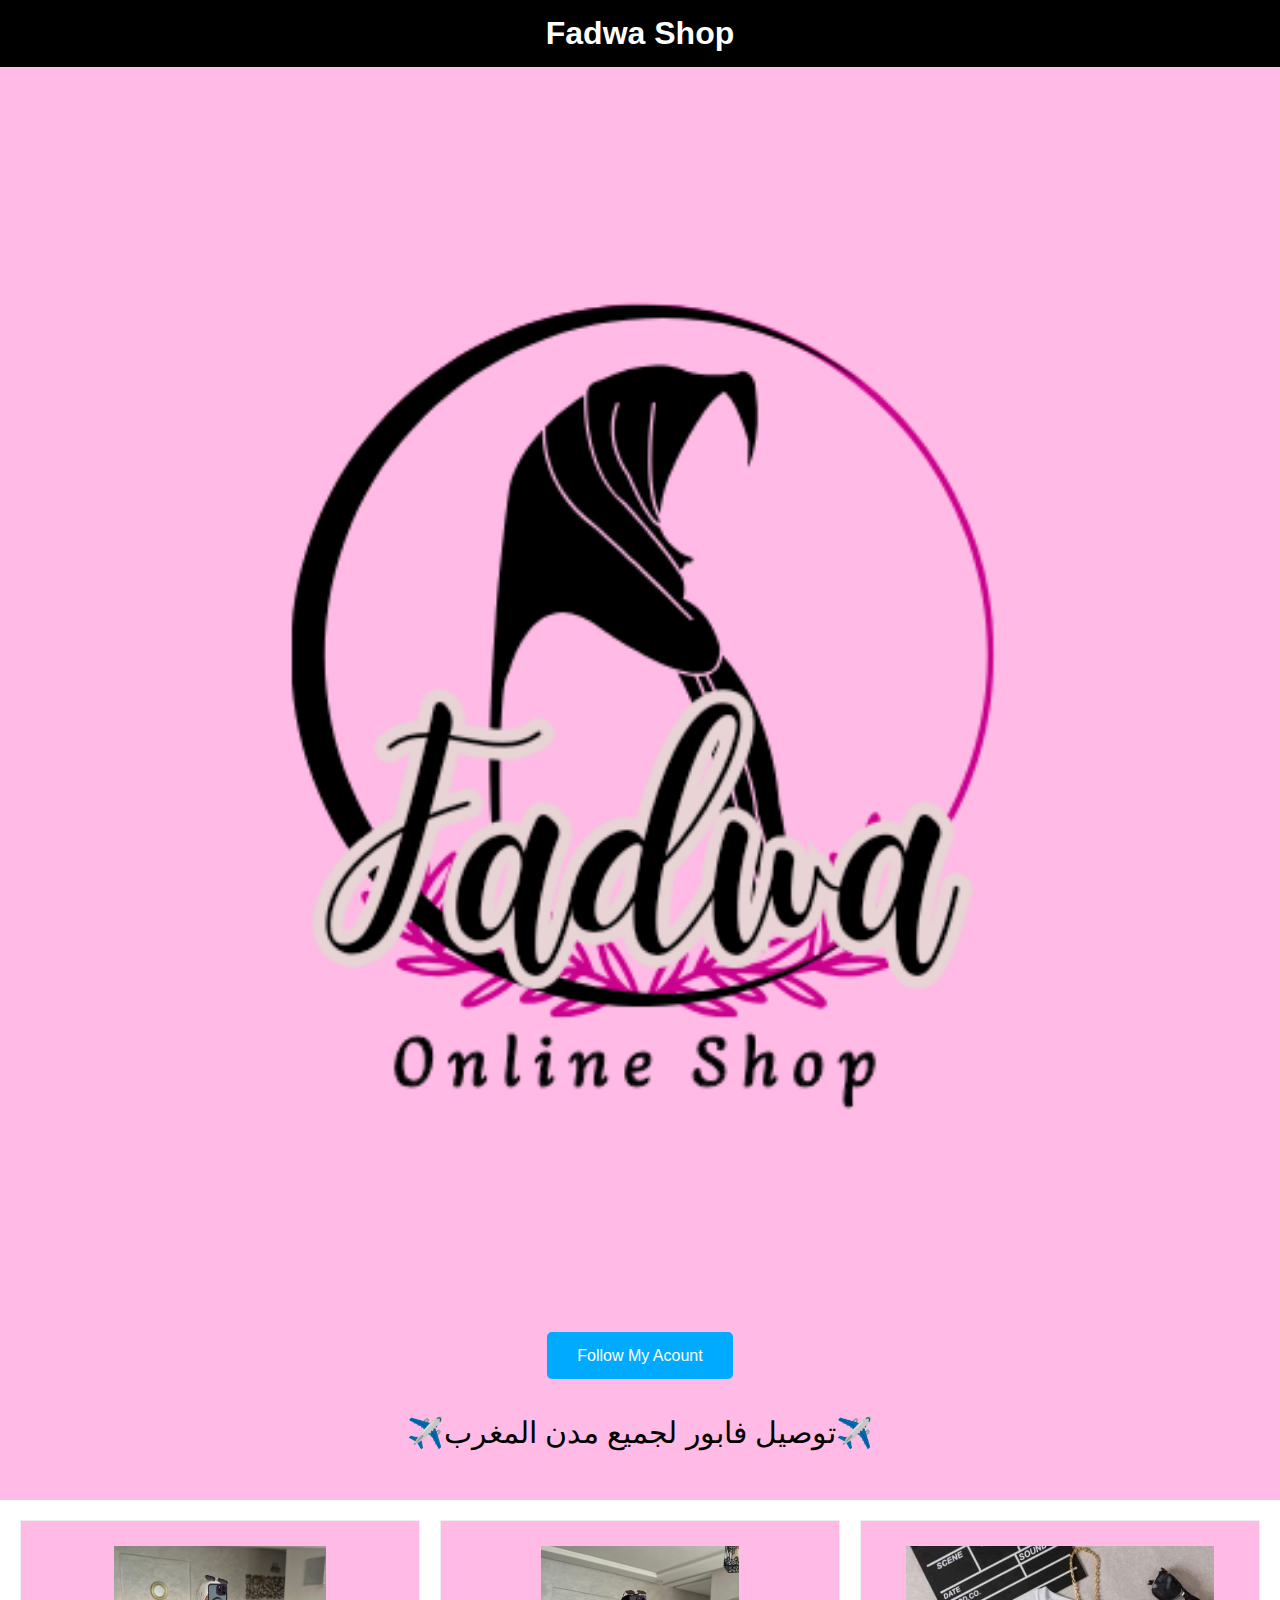
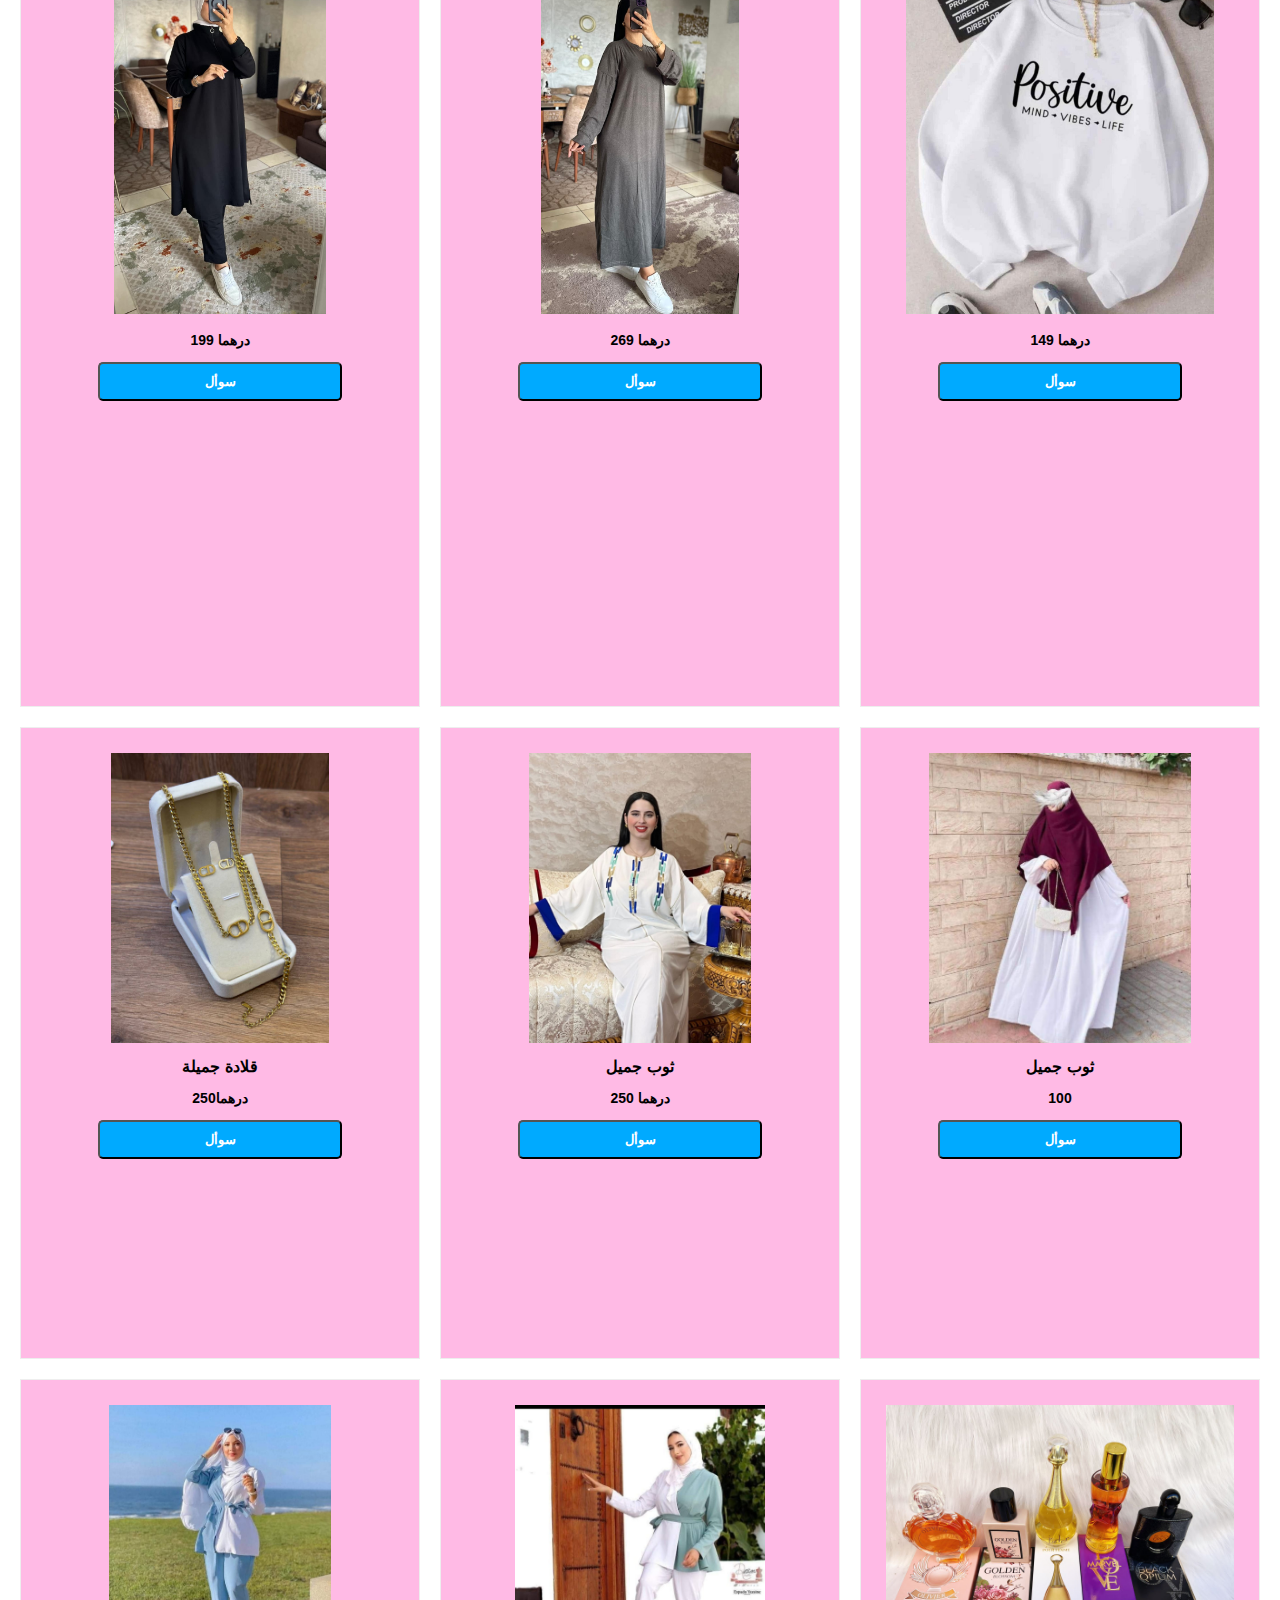
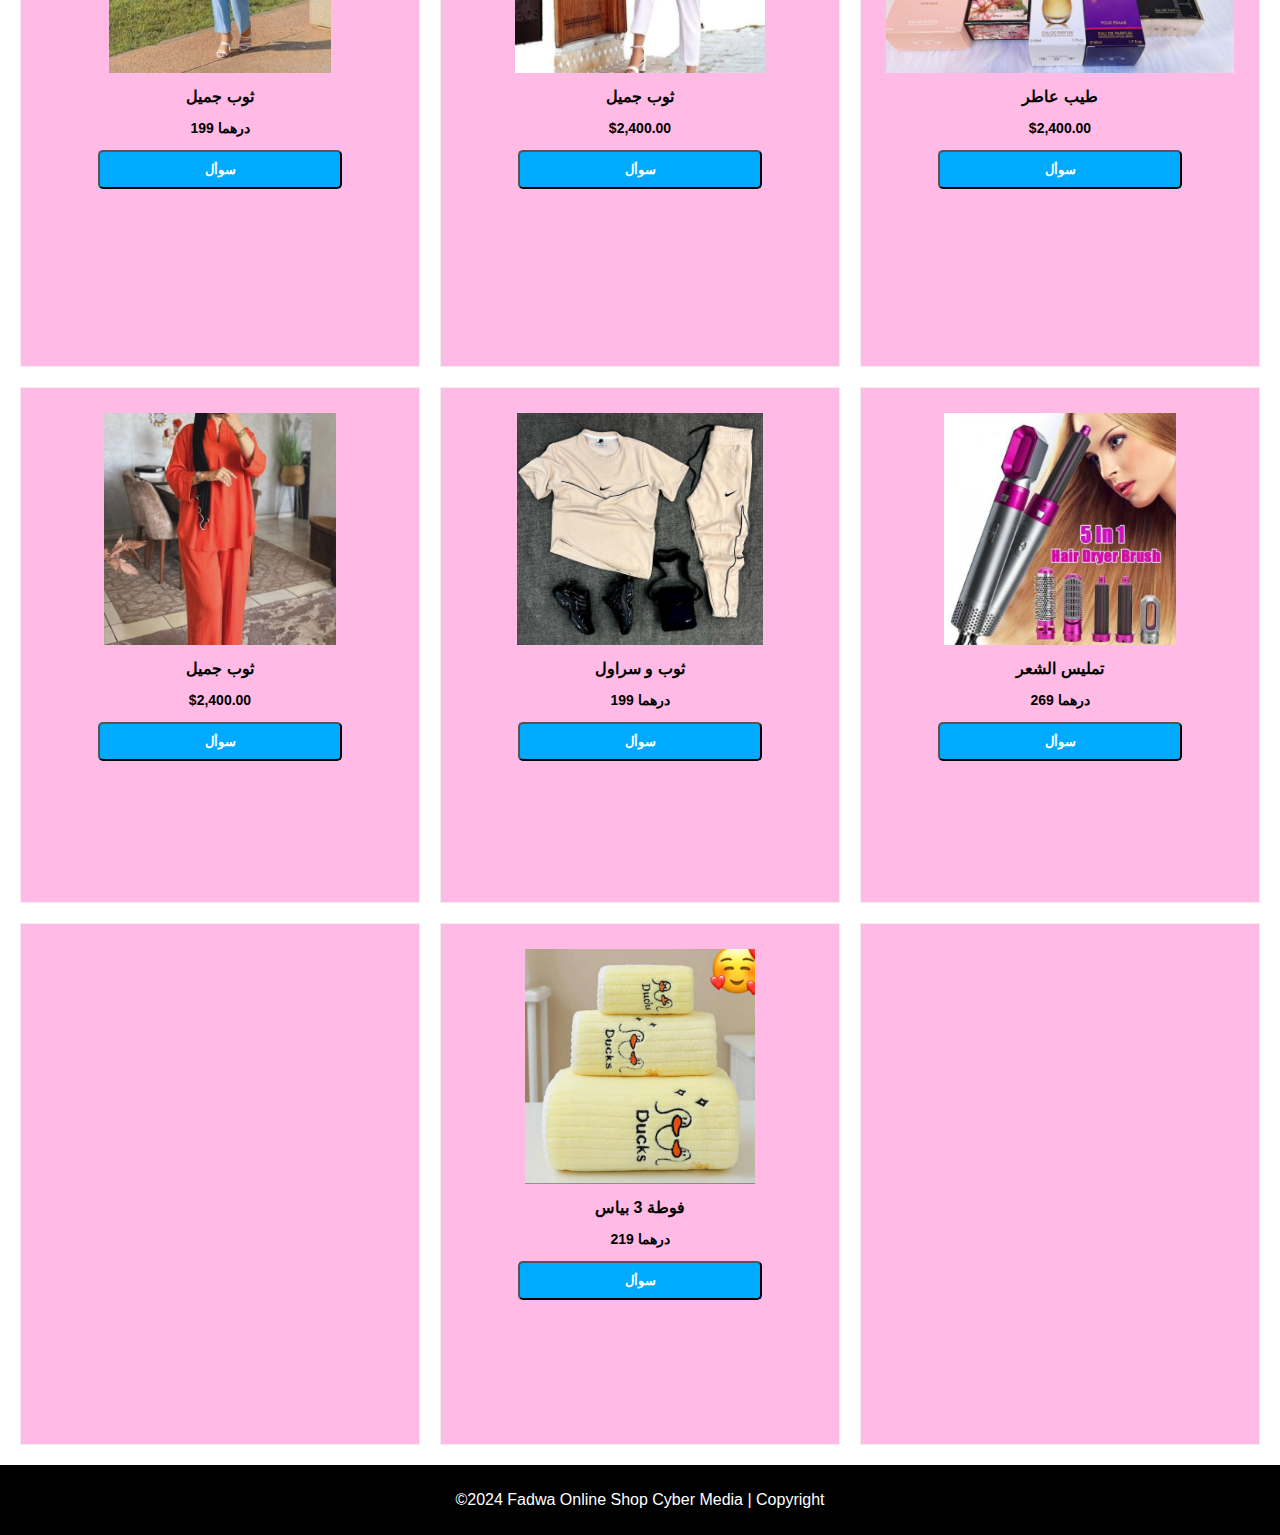
<file: index.html>
<!DOCTYPE html>
<html lang="en">
<head>
    <meta charset="UTF-8">
    <meta name="viewport" content="width=device-width, initial-scale=1.0">
    <title>Fadwa Online Shop</title>
    <link rel="stylesheet" href="style.css">
</head>
<body>

    <!-- Header -->
    <header>
        <div class="top-bar">
            <div class="logo">
                <h1>Fadwa Shop</h1>
            </div>
        </div>
    </header>
    <!-- Main Banner -->
    <section class="main-banner">
        <img src="background.png" alt="Main Banner">
       <center> <a href="media.html" class="cta-button">Follow My Acount</a>
       <p class="font">
         ✈️توصيل فابور لجميع مدن المغرب✈️
       </p>
       </center>
    </section>
    <!-- Product Section -->
    <section class="products">
        <div class="product-grid">
            <div class="product">
                <a href="picture1.html"><img src="baju2.jpg" alt="Sport Watch"></a>
                <p class="price">199 درهما</p>
               <a href="https://wa.me/212617144207?text=مرحبًا%20لقد%20رأيت%20موقع%20الويب%20الخاص%20بك%20وكنت%20مهتمًا%20بالترويج%20لمنتجك.%20هل%20هذا%20المنتج%20لايزال%20متوفرا؟%20https://mrsholah.github.io/Fadwa-shop/picture1.html"><button>سوأل</button></a>
            </div>
            <div class="product">
                <a href="picture2.html"><img src="baju3.jpg" alt="Red Formal Watch"></a>
                
                <p class="price"> 269 درهما</p>
                 <a href="https://wa.me/212617144207?text=مرحبًا%20لقد%20رأيت%20موقع%20الويب%20الخاص%20بك%20وكنت%20مهتمًا%20بالترويج%20لمنتجك.%20هل%20هذا%20المنتج%20لايزال%20متوفرا؟%20https://mrsholah.github.io/Fadwa-shop/picture2.html"><button>سوأل</button></a>
            </div>
            <div class="product">
                <a href="picture3.html"><img src="baju4.jpg" alt="Red Formal Watch"></a>
               
                <p class="price">149 درهما</p>
                <a href="https://wa.me/212617144207?text=مرحبًا%20لقد%20رأيت%20موقع%20الويب%20الخاص%20بك%20وكنت%20مهتمًا%20بالترويج%20لمنتجك.%20هل%20هذا%20المنتج%20لايزال%20متوفرا؟%20https://mrsholah.github.io/Fadwa-shop/picture3.html"><button>سوأل</button></a>
            </div>
            <div class="product">
                <a href="picture4.html"><img src="baju5.jpg" alt="Red Formal Watch"></a>
                <h4>قلادة جميلة</h4>
                <p class="price">250درهما </p>
                  <a href="https://wa.me/212617144207?text=مرحبًا%20لقد%20رأيت%20موقع%20الويب%20الخاص%20بك%20وكنت%20مهتمًا%20بالترويج%20لمنتجك.%20هل%20هذا%20المنتج%20لايزال%20متوفرا؟%20https://mrsholah.github.io/Fadwa-shop/picture4.html"><button>سوأل</button></a>
            </div>
            <div class="product">
                 <a href="picture5.html"><img src="baju6.jpg" alt="Red Formal Watch"></a>
                <h4>ثوب جميل</h4>
                <p class="price"> 250 درهما</p>
                  <a href="https://wa.me/212617144207?text=مرحبًا%20لقد%20رأيت%20موقع%20الويب%20الخاص%20بك%20وكنت%20مهتمًا%20بالترويج%20لمنتجك.%20هل%20هذا%20المنتج%20لايزال%20متوفرا؟%20https://mrsholah.github.io/Fadwa-shop/picture5.html"><button>سوأل</button></a>
            </div>
            <div class="product">
                 <a href="picture6.html"><img src="baju7.jpg" alt="Red Formal Watch"></a>
                <h4>ثوب جميل</h4>
                <p class="price">100</p>
                   <a href="https://wa.me/212617144207?text=مرحبًا%20لقد%20رأيت%20موقع%20الويب%20الخاص%20بك%20وكنت%20مهتمًا%20بالترويج%20لمنتجك.%20هل%20هذا%20المنتج%20لايزال%20متوفرا؟%20https://mrsholah.github.io/Fadwa-shop/picture6.html"><button>سوأل</button></a>
            </div>
            <div class="product">
                <a href="picture7.html"><img src="baju8.jpg" alt="Red Formal Watch"></a>
                <h4>ثوب جميل</h4>
                <p class="price">199 درهما</p>
                  <a href="https://wa.me/212617144207?text=مرحبًا%20لقد%20رأيت%20موقع%20الويب%20الخاص%20بك%20وكنت%20مهتمًا%20بالترويج%20لمنتجك.%20هل%20هذا%20المنتج%20لايزال%20متوفرا؟%20https://mrsholah.github.io/Fadwa-shop/picture7.html"><button>سوأل</button></a>
            </div>
            <div class="product">
                <a href="picture8.html"><img src="baju9.jpg" alt="Red Formal Watch"></a>
                <h4>ثوب جميل</h4>
                <p class="price">$2,400.00</p>
                <a href="https://wa.me/212617144207?text=مرحبًا%20لقد%20رأيت%20موقع%20الويب%20الخاص%20بك%20وكنت%20مهتمًا%20بالترويج%20لمنتجك.%20هل%20هذا%20المنتج%20لايزال%20متوفرا؟%20https://mrsholah.github.io/Fadwa-shop/picture8.html"><button>سوأل</button></a>
            </div>
            <div class="product">
                <a href="picture9.html"><img src="baju10.jpg" alt="Red Formal Watch"></a>
                <h4>طيب عاطر</h4>
                <p class="price"> $2,400.00</p>
               <a href="https://wa.me/212617144207?text=مرحبًا%20لقد%20رأيت%20موقع%20الويب%20الخاص%20بك%20وكنت%20مهتمًا%20بالترويج%20لمنتجك.%20هل%20هذا%20المنتج%20لايزال%20متوفرا؟%20https://mrsholah.github.io/Fadwa-shop/picture9.html"><button>سوأل</button></a>
            </div>
            <div class="product">
                <a href="picture10.html"><img src="baju11.jpg" alt="Red Formal Watch"></a>
                <h4>ثوب جميل</h4>
                <p class="price"> $2,400.00</p>
                <a href="https://wa.me/212617144207?text=مرحبًا%20لقد%20رأيت%20موقع%20الويب%20الخاص%20بك%20وكنت%20مهتمًا%20بالترويج%20لمنتجك.%20هل%20هذا%20المنتج%20لايزال%20متوفرا؟%20https://mrsholah.github.io/Fadwa-shop/picture10.html"><button>سوأل</button></a>
            </div>
            <div class="product">
                <a href="picture11.html"><img src="baju12.jpg" alt="Red Formal Watch"></a>
                <h4>ثوب و سراول</h4>
                <p class="price">199 درهما</p>
                <a href="https://wa.me/212617144207?text=مرحبًا%20لقد%20رأيت%20موقع%20الويب%20الخاص%20بك%20وكنت%20مهتمًا%20بالترويج%20لمنتجك.%20هل%20هذا%20المنتج%20لايزال%20متوفرا؟%20https://mrsholah.github.io/Fadwa-shop/picture11.html"><button>سوأل</button></a>
            </div>
            <div class="product">
                <a href="picture12.html"><img src="baju14.jpg" alt="Red Formal Watch"></a>
                <h4> تمليس الشعر</h4>
                <p class="price">269 درهما</p>
               <a href="https://wa.me/212617144207?text=مرحبًا%20لقد%20رأيت%20موقع%20الويب%20الخاص%20بك%20وكنت%20مهتمًا%20بالترويج%20لمنتجك.%20هل%20هذا%20المنتج%20لايزال%20متوفرا؟%20https://mrsholah.github.io/Fadwa-shop/picture12.html"><button>سوأل</button></a>
            </div>
            <div class="product">
            </div>
            <div class="product">
                <a href="picture13.html"><img src="baju15.jpg" alt="Red Formal Watch"></a>
                <h4>فوطة 3 بياس</h4>
                <p class="price"> 219 درهما</p>
                 <a href="https://wa.me/212617144207?text=مرحبًا%20لقد%20رأيت%20موقع%20الويب%20الخاص%20بك%20وكنت%20مهتمًا%20بالترويج%20لمنتجك.%20هل%20هذا%20المنتج%20لايزال%20متوفرا؟%20https://mrsholah.github.io/Fadwa-shop/picture13.html"><button>سوأل</button></a>
            </div>
            <div class="product">
            </div>
        </div>
    </section>
    <!-- Footer Section -->
    <footer>
        <div>
            <p> ©2024 Fadwa Online Shop Cyber Media | Copyright</p>
        </div>
    </footer>

</body>
</html>
</file>
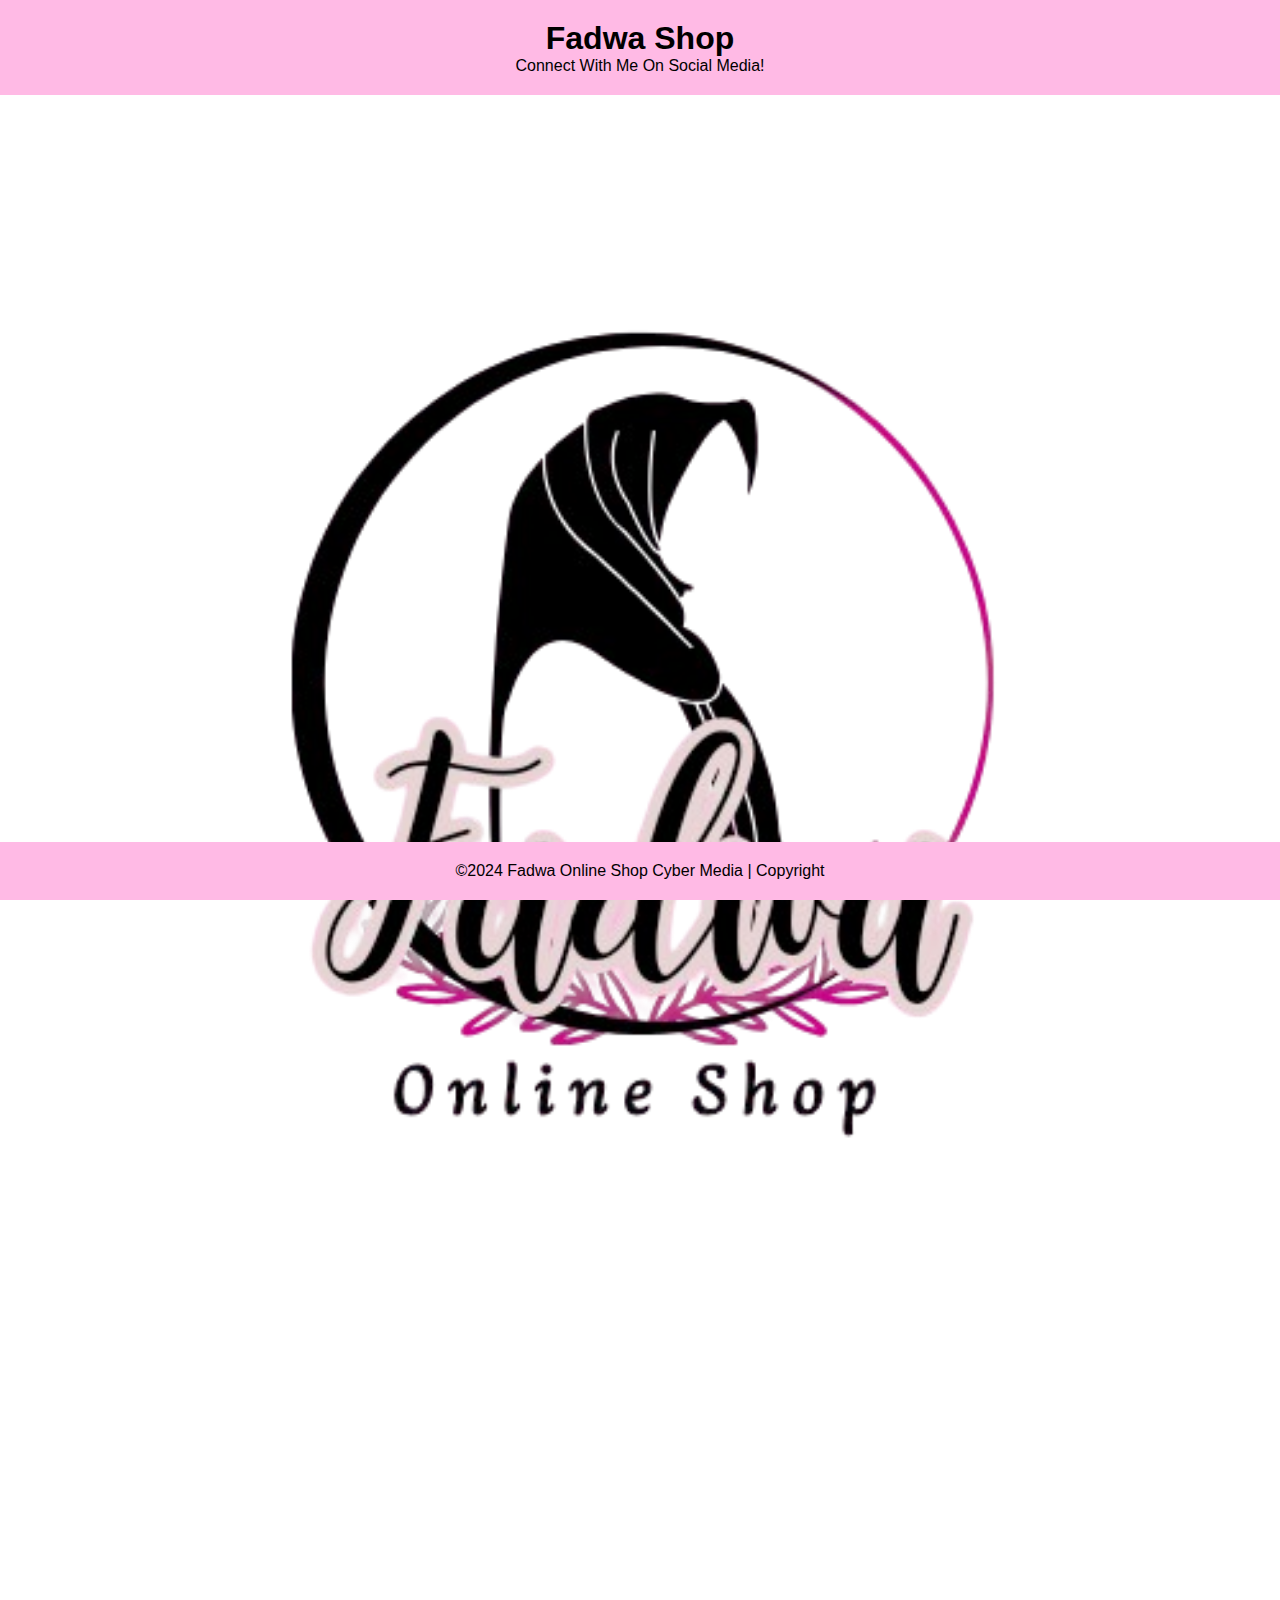
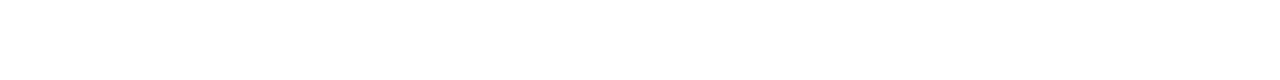
<file: media.html>
<!DOCTYPE html>
<html lang="en">
<head>
    <meta charset="UTF-8">
    <meta name="viewport" content="width=device-width, initial-scale=1.0">
    <title>My Social Media Hub</title>
    <link rel="stylesheet" href="https://cdnjs.cloudflare.com/ajax/libs/font-awesome/6.6.0/css/all.min.css" integrity="sha512-Kc323vGBEqzTmouAECnVceyQqyqdsSiqLQISBL29aUW4U/M7pSPA/gEUZQqv1cwx4OnYxTxve5UMg5GT6L4JJg==" crossorigin="anonymous" referrerpolicy="no-referrer" />
<style>
*,html {
   margin: 0;
   padding: 0;
   box-sizing: border-box;  
body {
  font-family: malboro, sans-serif;
   text-align: center;
   background-color: #ffffff;
   background-size: 100%;
   background-repeat: no-repeat;
   justify-content: cover;
   
}  
header {
  background-color: #ffbae5;
  padding:20px;
}
.logo {
  margin:5%;
  font-size: 150px;
}
.bg {
  width: 100%;
}
.fa-square-instagram {
  color:#ff1493;
}
.fa-square-envelope {
color: #ff4500;
}
.fa-square-facebook {
  color:#3b5998;
}
.fa-square-whatsapp {
  color:#25D358;
}
footer {
   background-color: #ffbae5;
    color: black;
    padding: 20px;
    width: 100%;
    bottom: 0;
    position: fixed;
}
</style>
    
<html>
  <body>
     <header class= "hide">
      <center>
        <h1>Fadwa Shop</h1>
        <p clas= "page">Connect With Me On Social Media!</p>
    </center>
    </header>
   <div class= "center">
      <img src="logo.png" class="bg">
   </div>
   <div>
    <center class="logo">
      <a href= "https://www.instagram.com/fdiwd_iw?utm_source=ig_web_button_share_sheet&igsh=ZDNlZDc0MzIxNw==" class="logo"><i class="fa-brands fa-square-instagram"></i></a>
      <a href= "fadwidiw123@gamil.com"class="logo"><i class="fa-solid fa-square-envelope"></i></a>
      <a href= "https://www.facebook.com/share/p/CHcXUSQaDiDrQwAT/?mibextid=oFDknk"  class="logo"><i class="fa-brands fa-square-facebook"></i></a>
       <a href = "https://wa.me/+212617144207" class="logo"><i class="fa-brands fa-square-whatsapp"></i></a>
       </center>
   </div>
    <footer>
      <center>
        <p>&copy;2024 Fadwa Online Shop Cyber Media | Copyright</p>
      </center>
    </footer>
  </body>
</html>
</file>
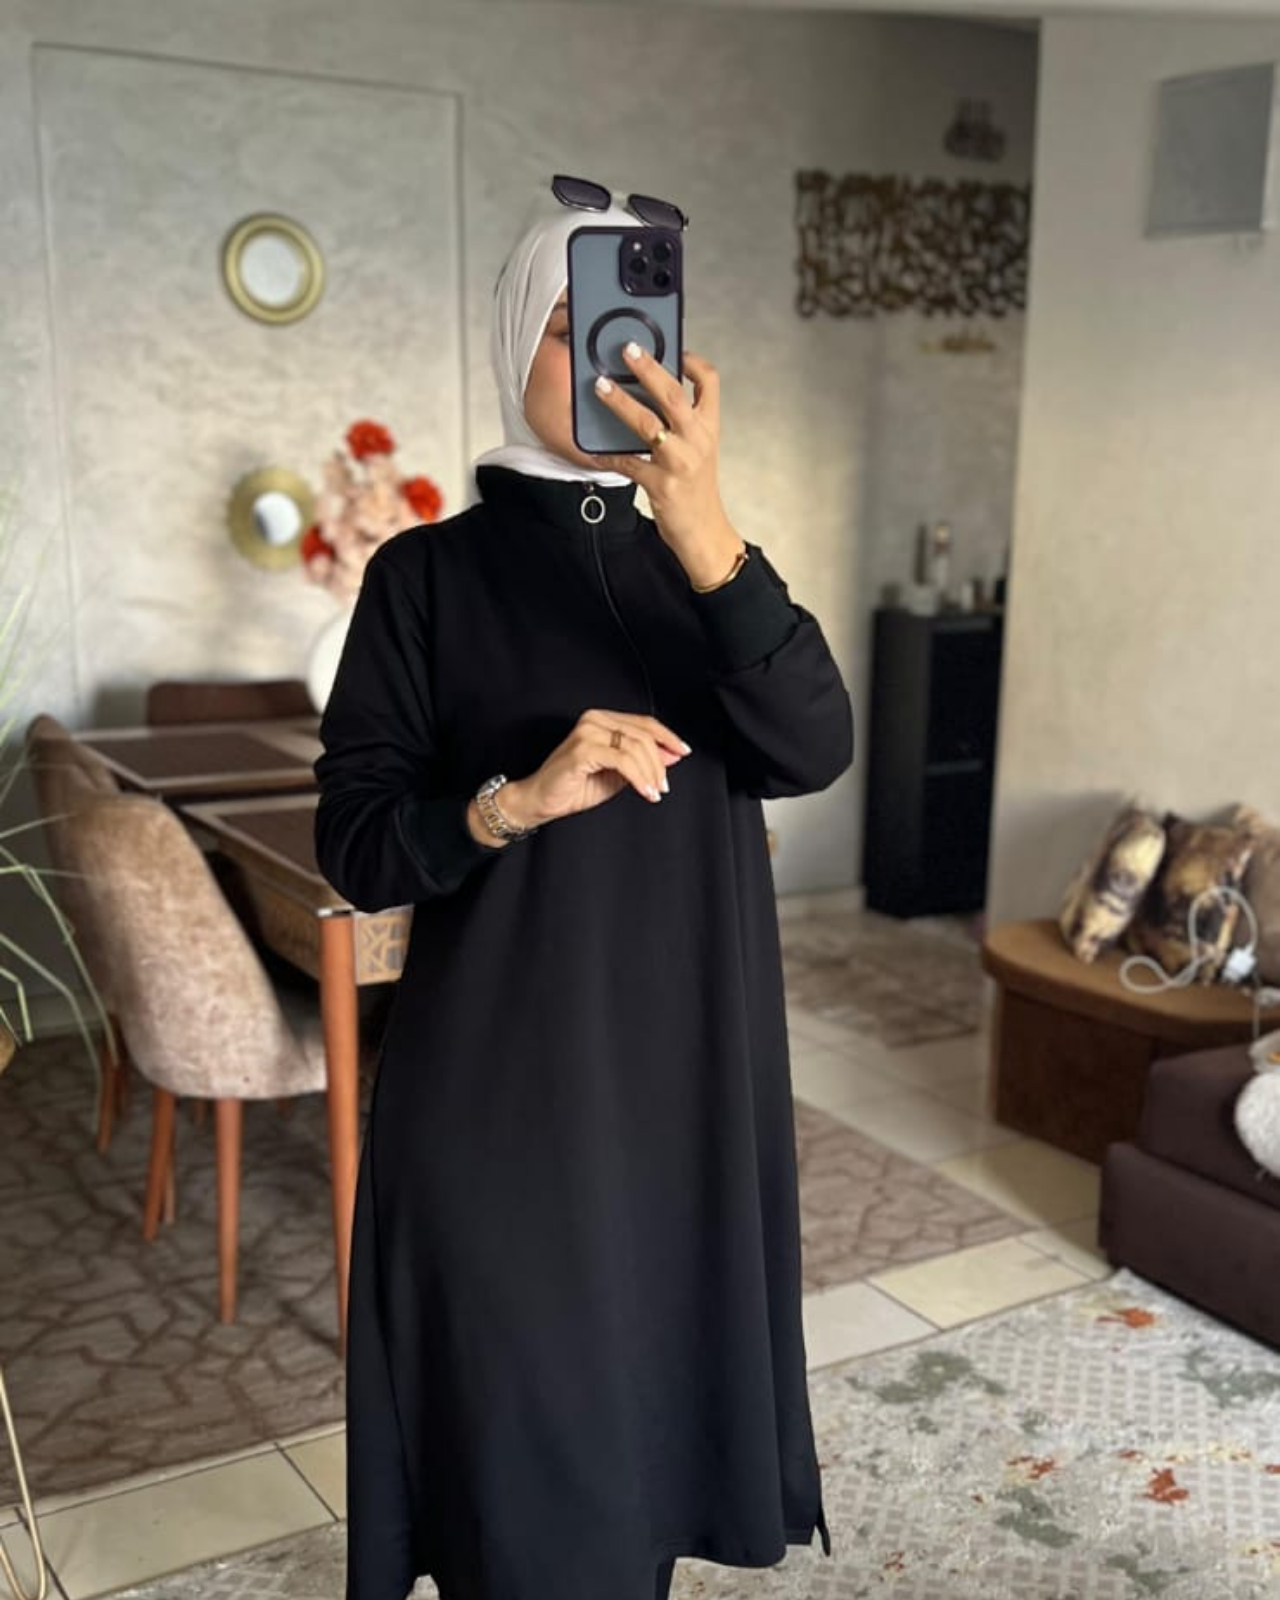
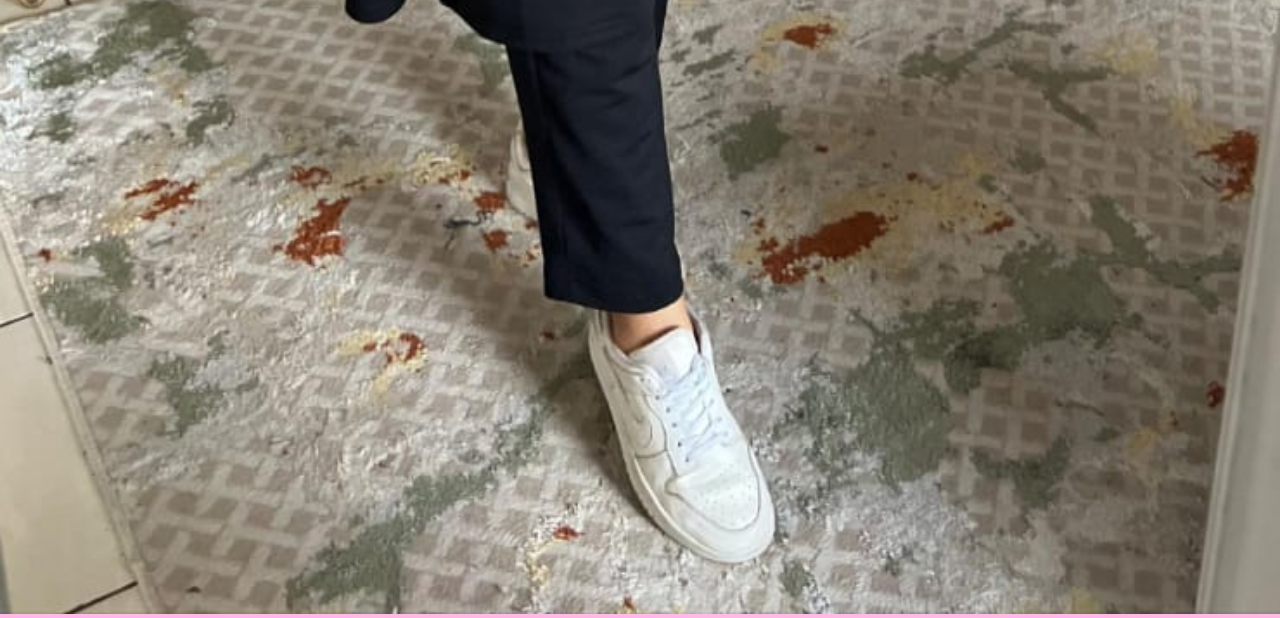
<file: picture1.html>
<!DOCTYPE html>
<html lang="en">
<head>
    <meta charset="UTF-8">
    <meta name="viewport" content="width=device-width, initial-scale=1.0">
    <title>Fadwa Online Shop</title>
    <link rel="stylesheet" href="style.css">
</head>
<body>
    <div>
       <img src="baju2.jpg" alt="Sport Watch"  class="baju1">
    </div>
</body>
</html>
</file>
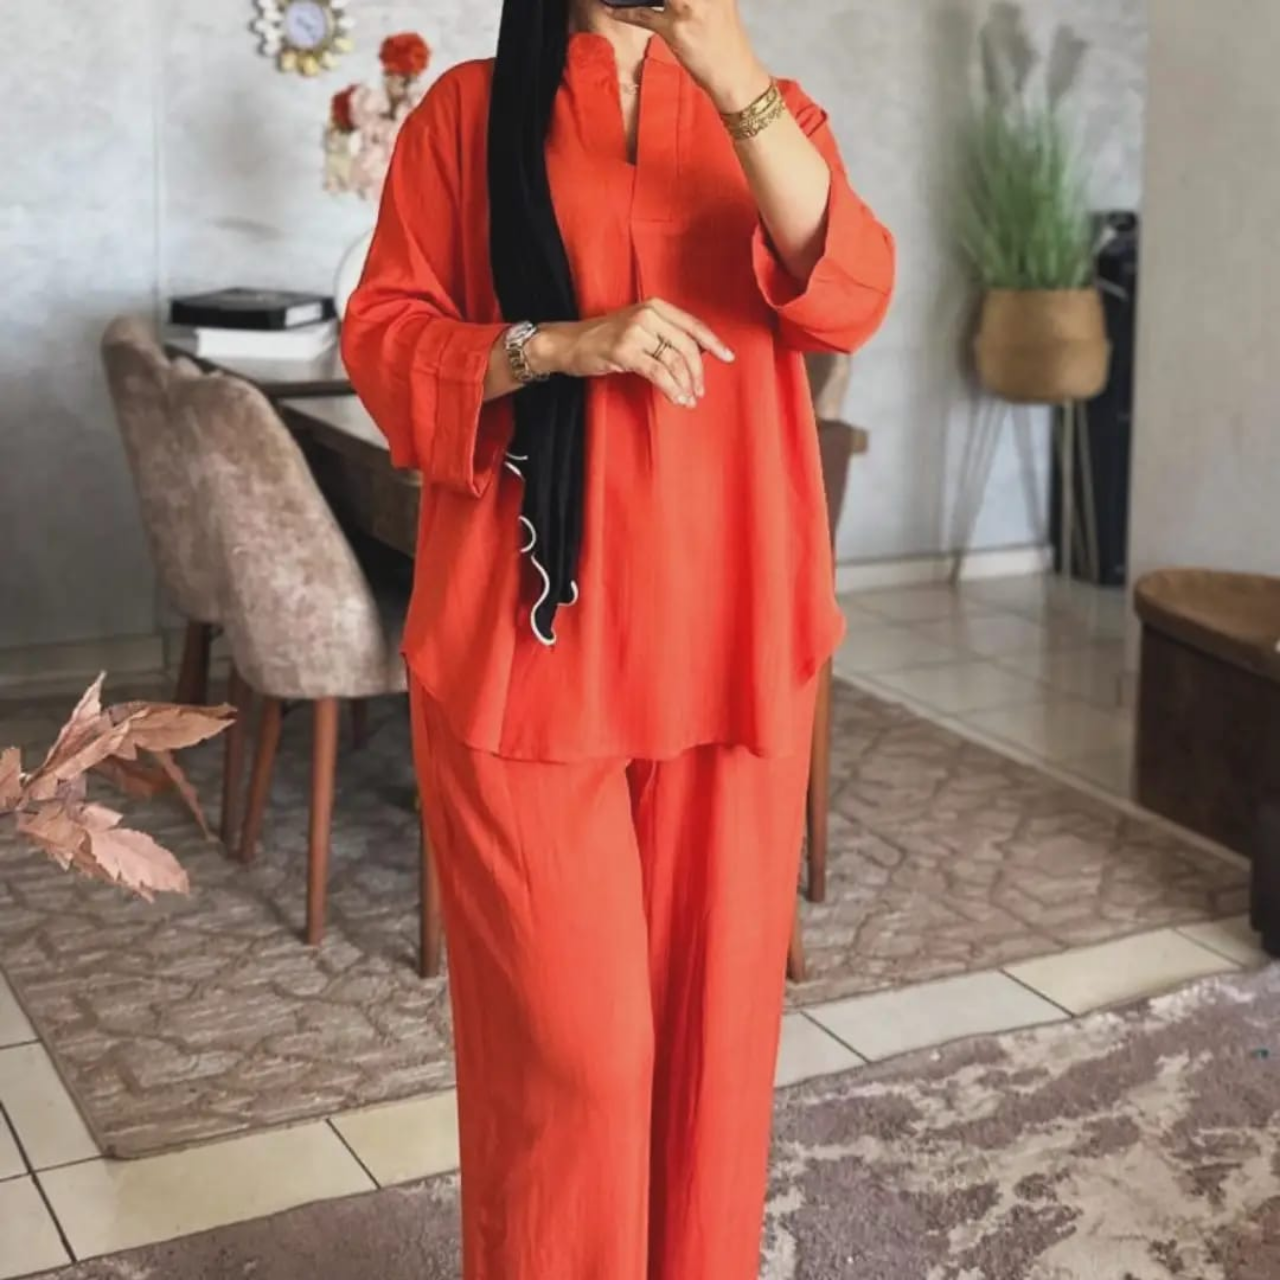
<file: picture10.html>
<!DOCTYPE html>
<html lang="en">
<head>
    <meta charset="UTF-8">
    <meta name="viewport" content="width=device-width, initial-scale=1.0">
    <title>Fadwa Online Shop</title>
    <link rel="stylesheet" href="style.css">
</head>
<body>
    <div>
       <img src="baju11.jpg" alt="Sport Watch"  class="baju1">
    </div>
</body>
</html>
</file>
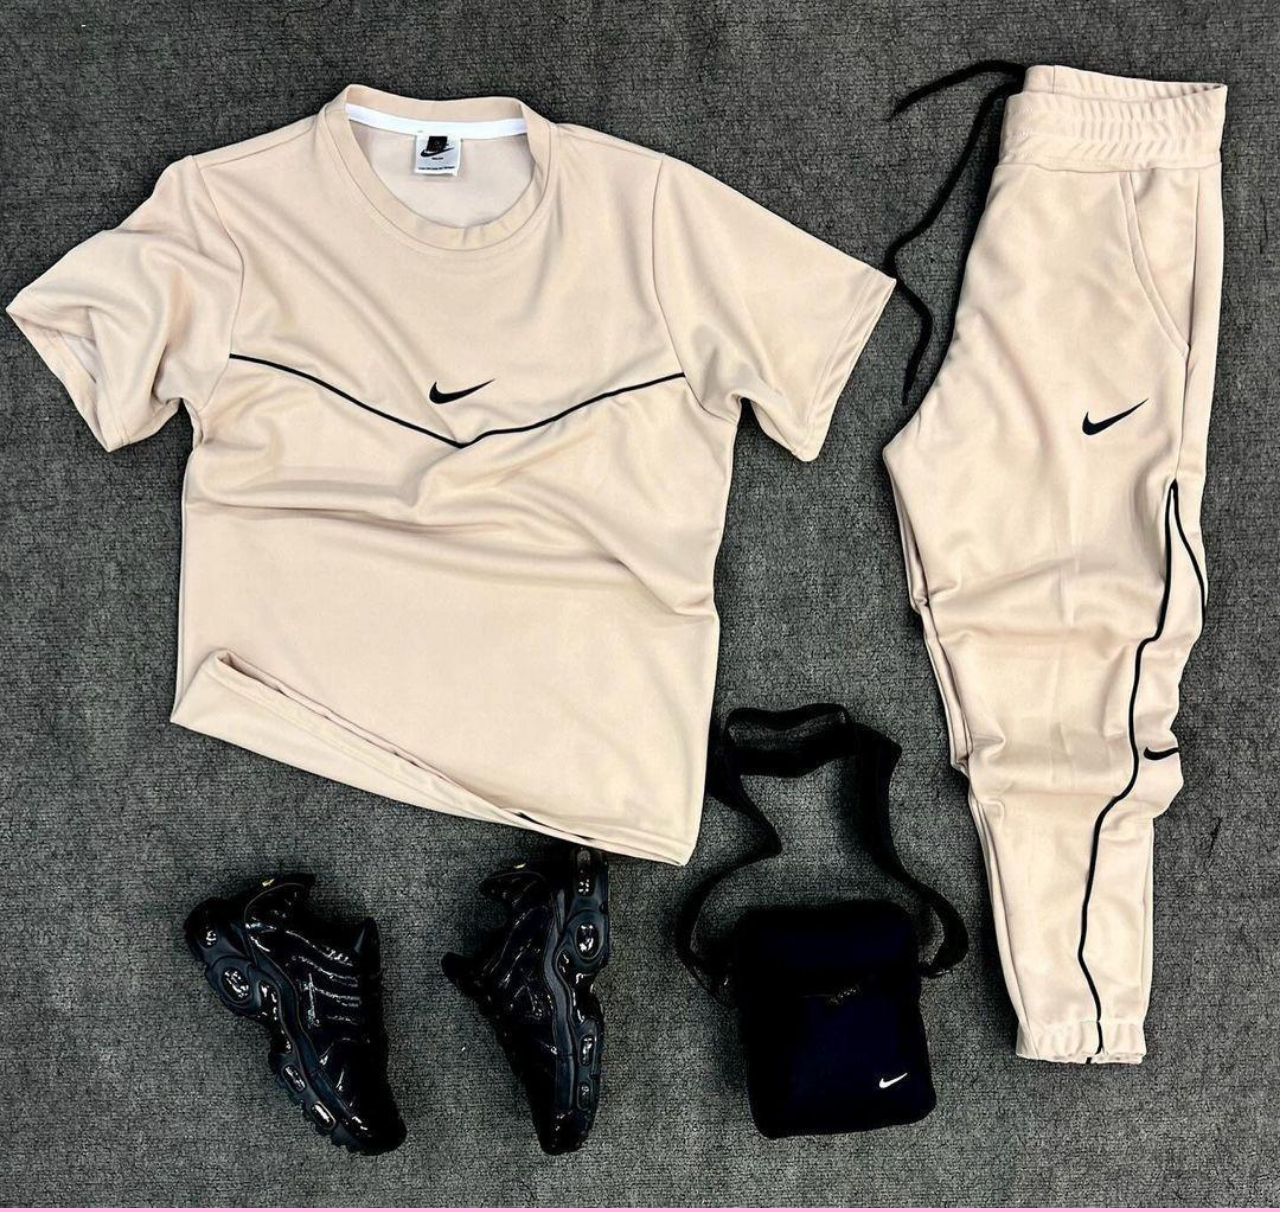
<file: picture11.html>
<!DOCTYPE html>
<html lang="en">
<head>
    <meta charset="UTF-8">
    <meta name="viewport" content="width=device-width, initial-scale=1.0">
    <title>Fadwa Online Shop</title>
    <link rel="stylesheet" href="style.css">
</head>
<body>
    <div>
       <img src="baju12.jpg" alt="Sport Watch"  class="baju1">
    </div>
</body>
</html>
</file>
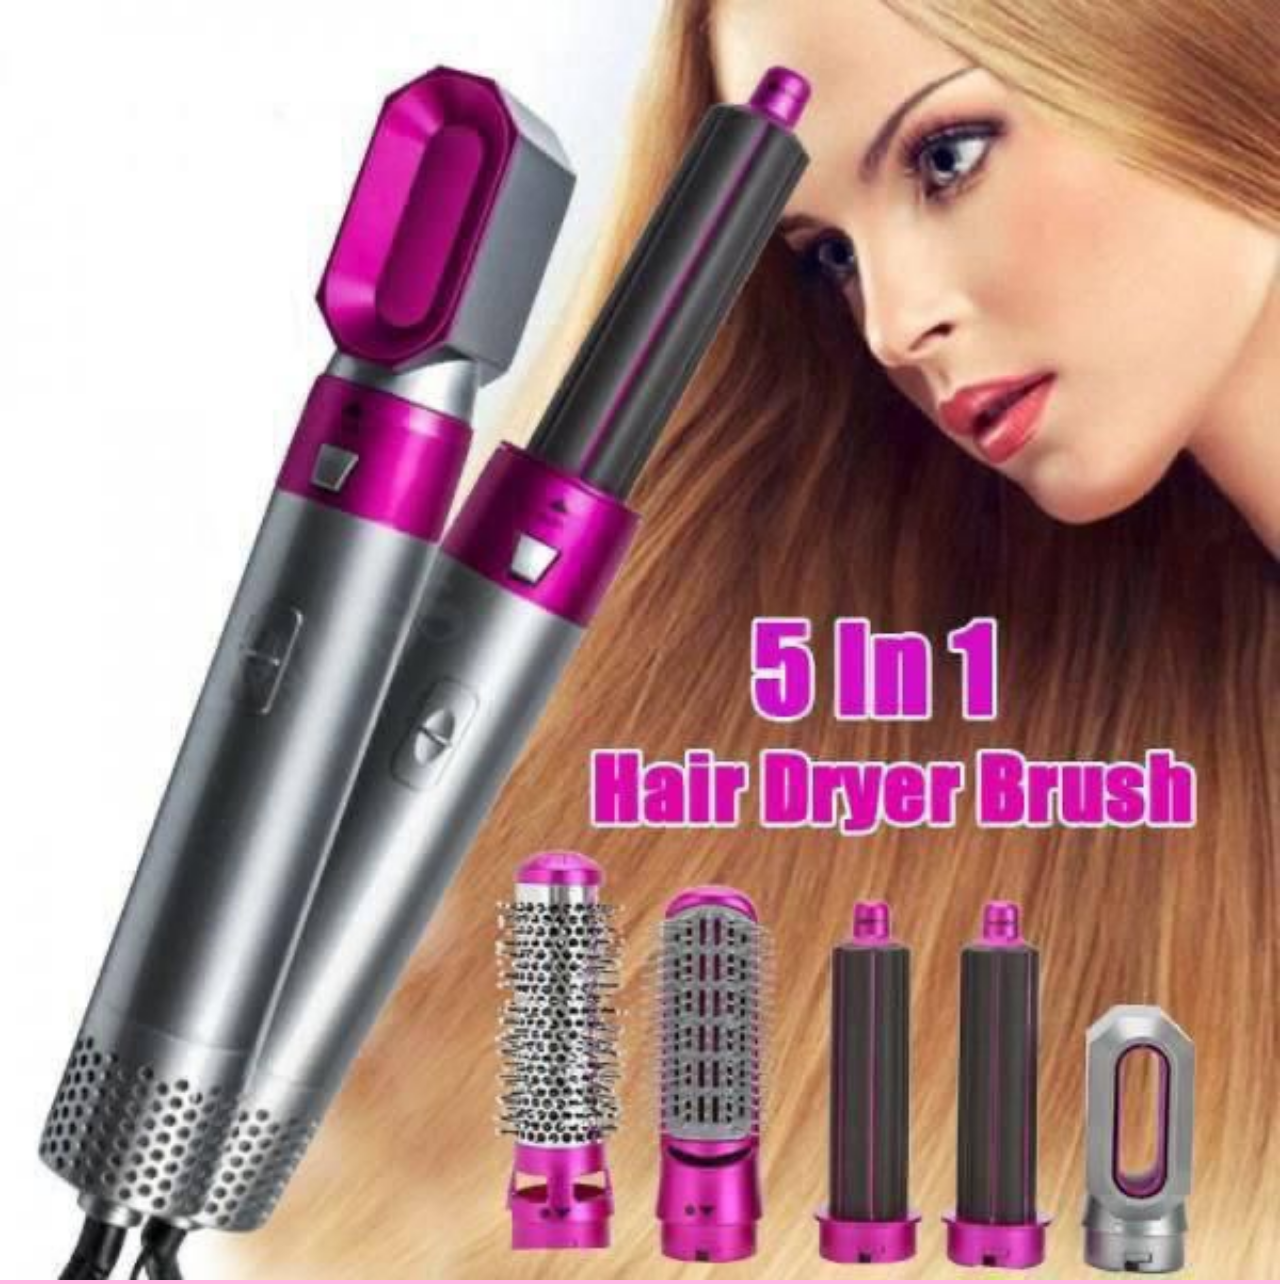
<file: picture12.html>
<!DOCTYPE html>
<html lang="en">
<head>
    <meta charset="UTF-8">
    <meta name="viewport" content="width=device-width, initial-scale=1.0">
    <title>Fadwa Online Shop</title>
    <link rel="stylesheet" href="style.css">
</head>
<body>
    <div>
       <img src="baju14.jpg" alt="Sport Watch"  class="baju1">
    </div>
</body>
</html>
</file>
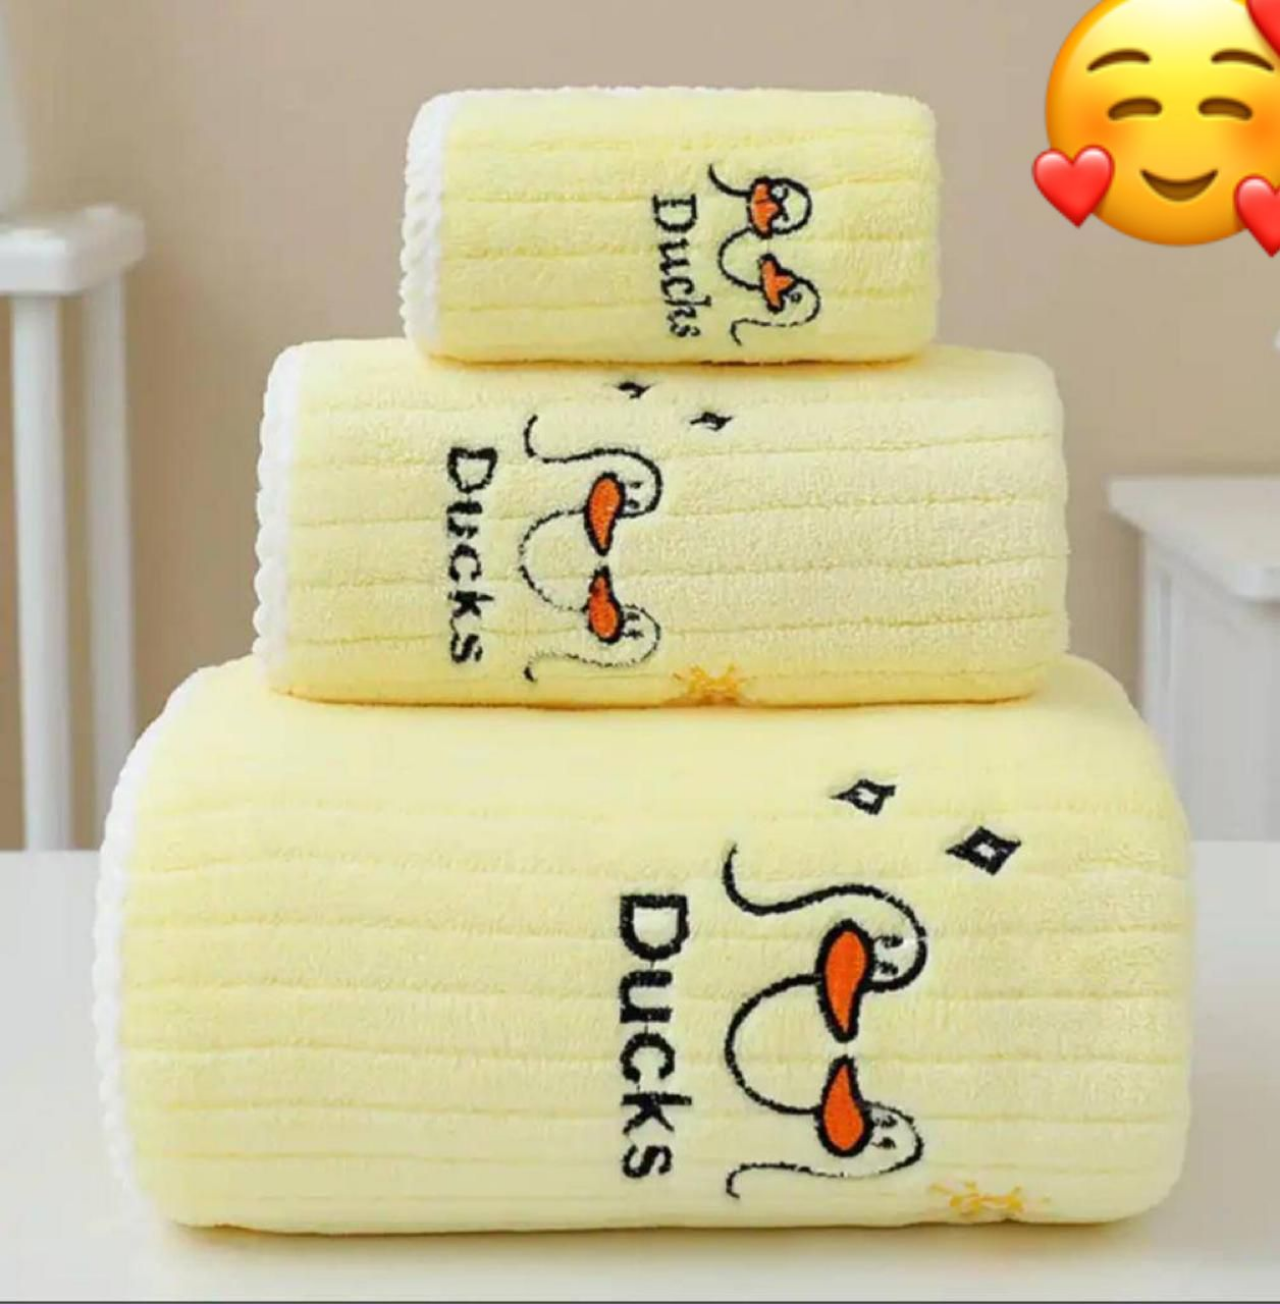
<file: picture13.html>
<!DOCTYPE html>
<html lang="en">
<head>
    <meta charset="UTF-8">
    <meta name="viewport" content="width=device-width, initial-scale=1.0">
    <title>Fadwa Online Shop</title>
    <link rel="stylesheet" href="style.css">
</head>
<body>
    <div>
       <img src="baju15.jpg" alt="Sport Watch"  class="baju1">
    </div>
</body>
</html>
</file>
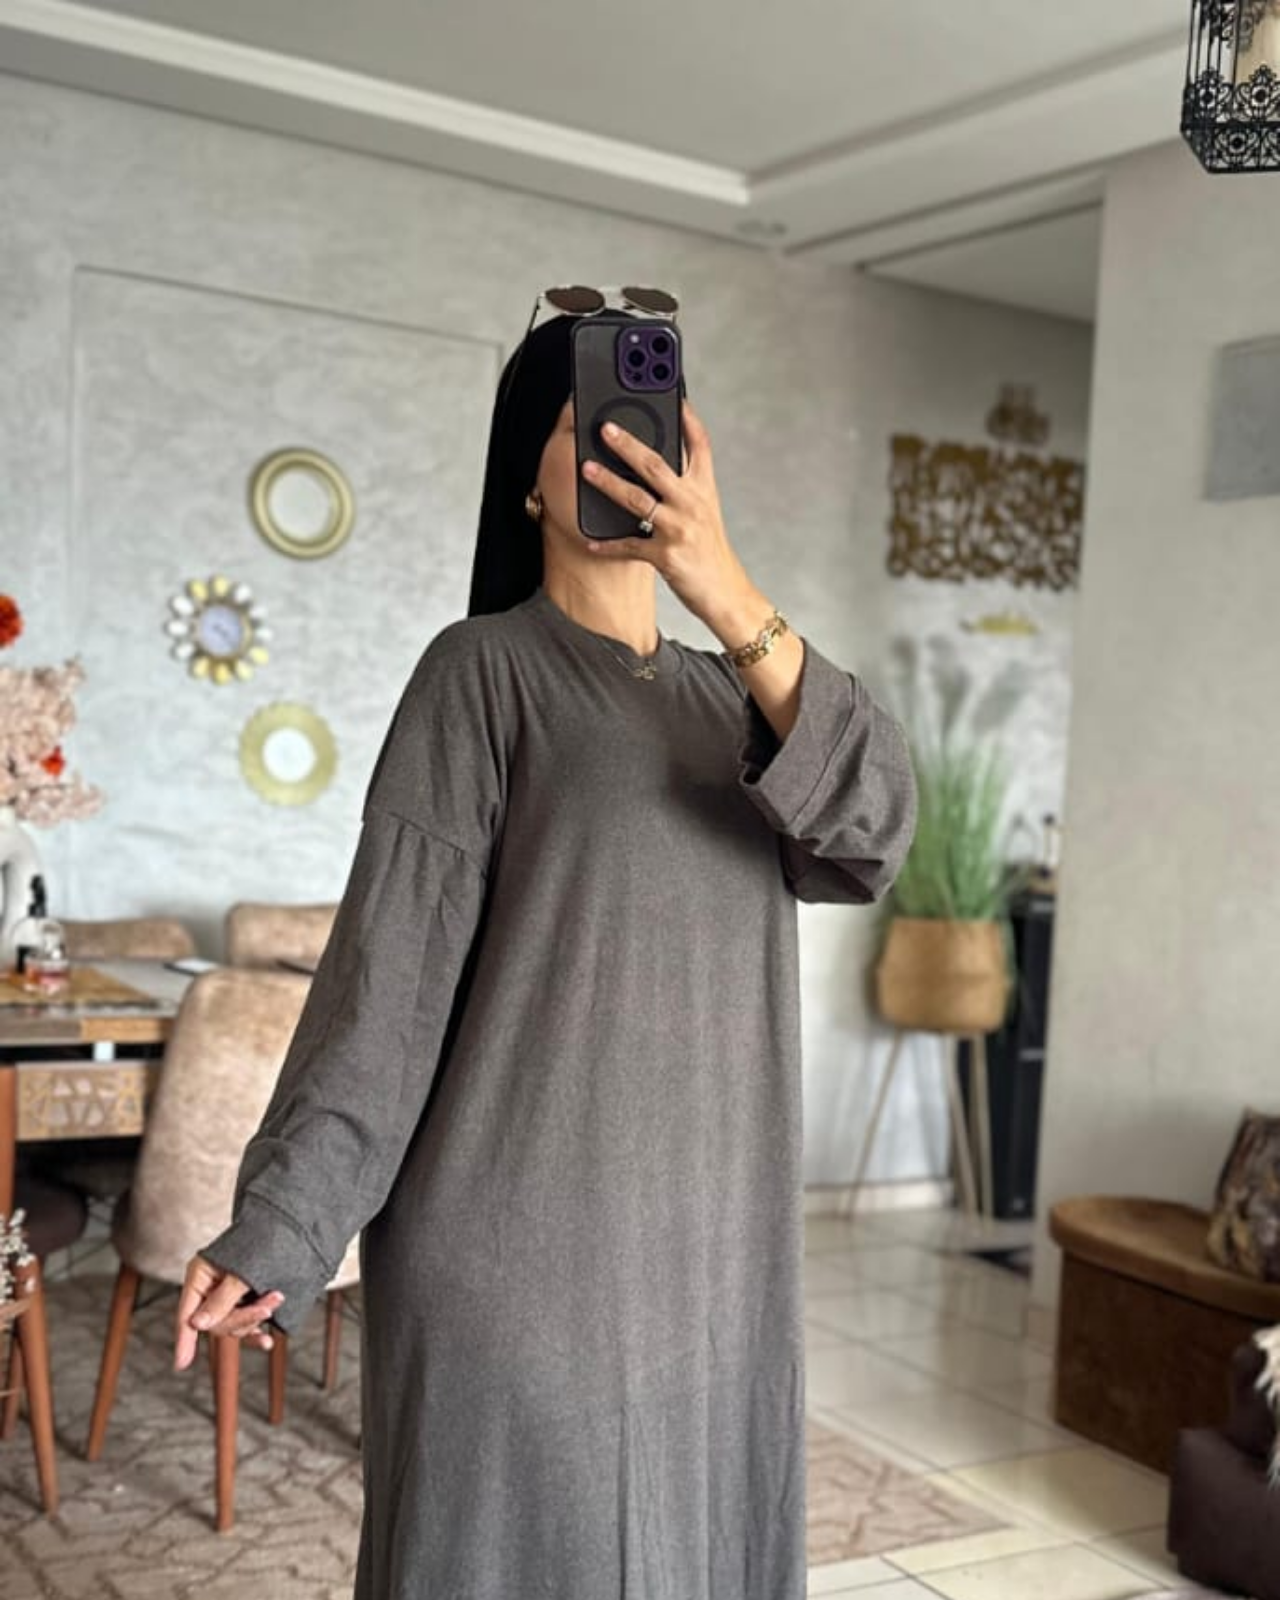
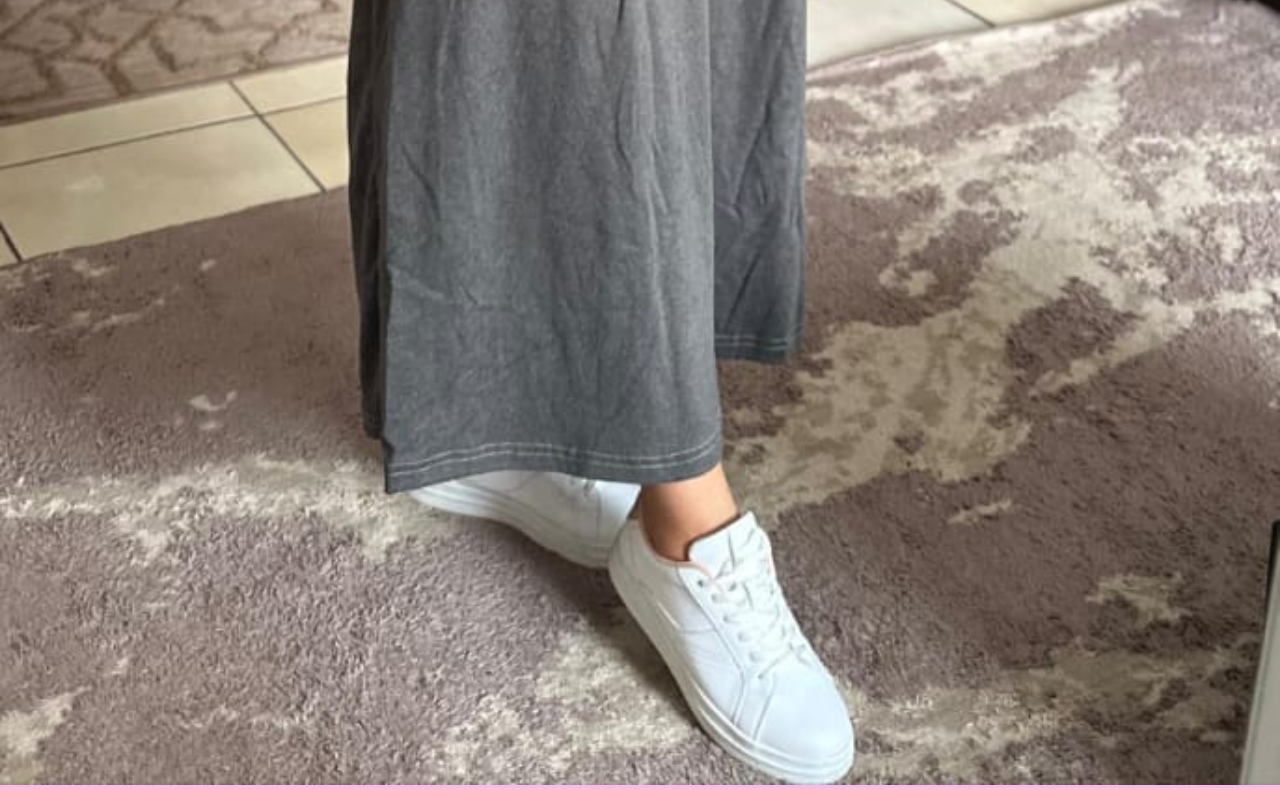
<file: picture2.html>
<!DOCTYPE html>
<html lang="en">
<head>
    <meta charset="UTF-8">
    <meta name="viewport" content="width=device-width, initial-scale=1.0">
    <title>Fadwa Online Shop</title>
    <link rel="stylesheet" href="style.css">
</head>
<body>
    <div>
       <img src="baju3.jpg" alt="Sport Watch"  class="baju1">
    </div>
</body>
</html>
</file>
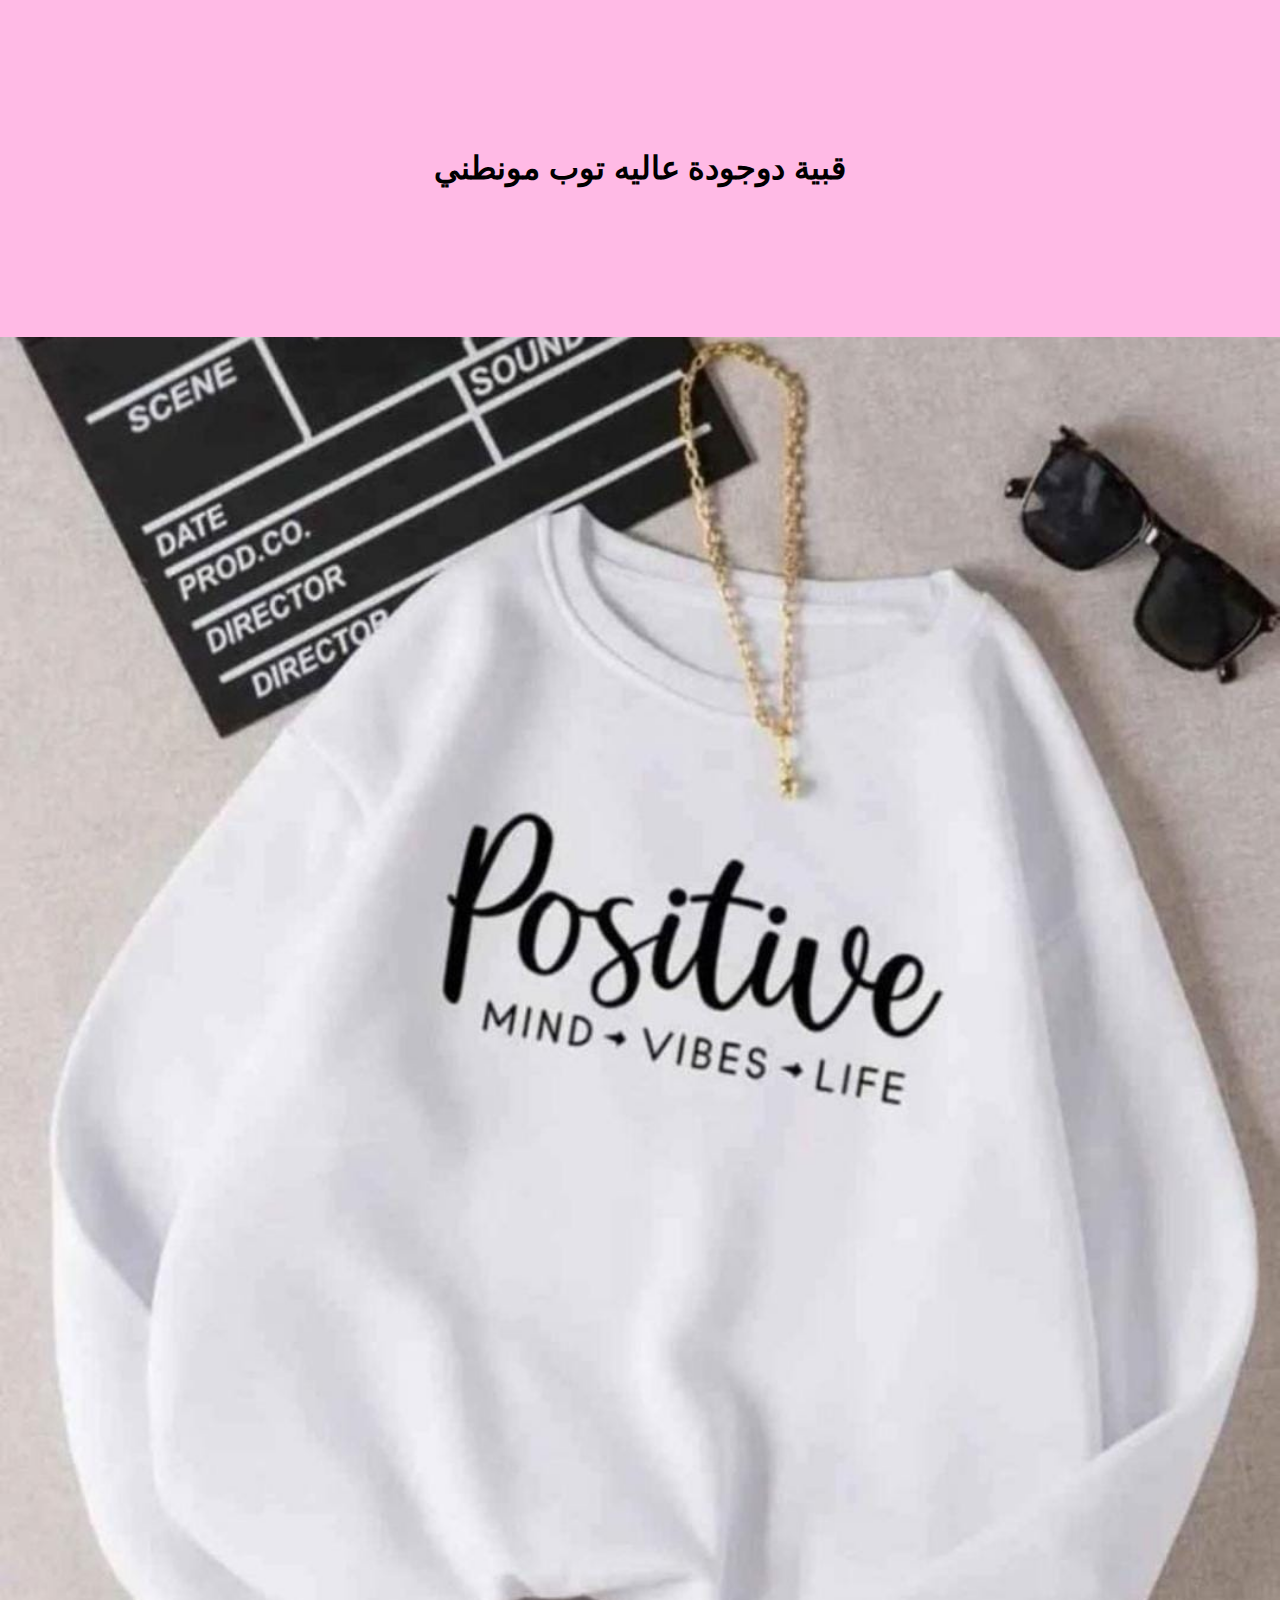
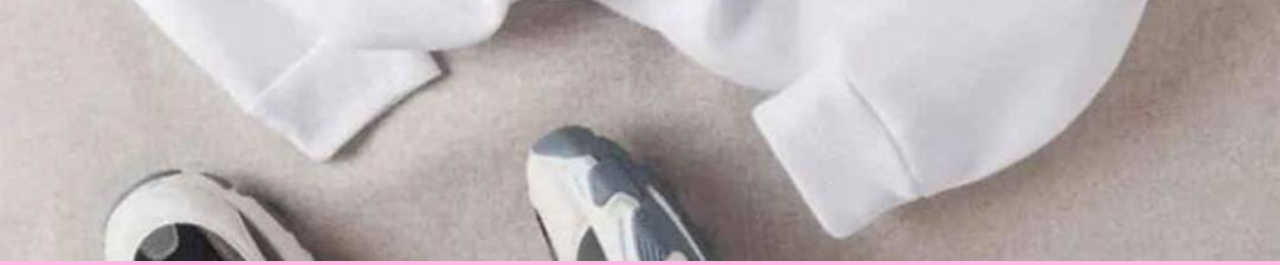
<file: picture3.html>
<!DOCTYPE html>
<html lang="en">
<head>
    <meta charset="UTF-8">
    <meta name="viewport" content="width=device-width, initial-scale=1.0">
    <title>Fadwa Online Shop</title>
    <link rel="stylesheet" href="style.css">
</head>
<style>
  h1 {
    color: black;
    padding: 10%;
  }
</style>
<body>
    <div>
      <center>
         <h1>قبية دوجودة عاليه توب مونطني</h1>
      </center>
       <img src="baju4.jpg" alt="Sport Watch"  class="baju1">
    </div>
</body>
</html>
</file>
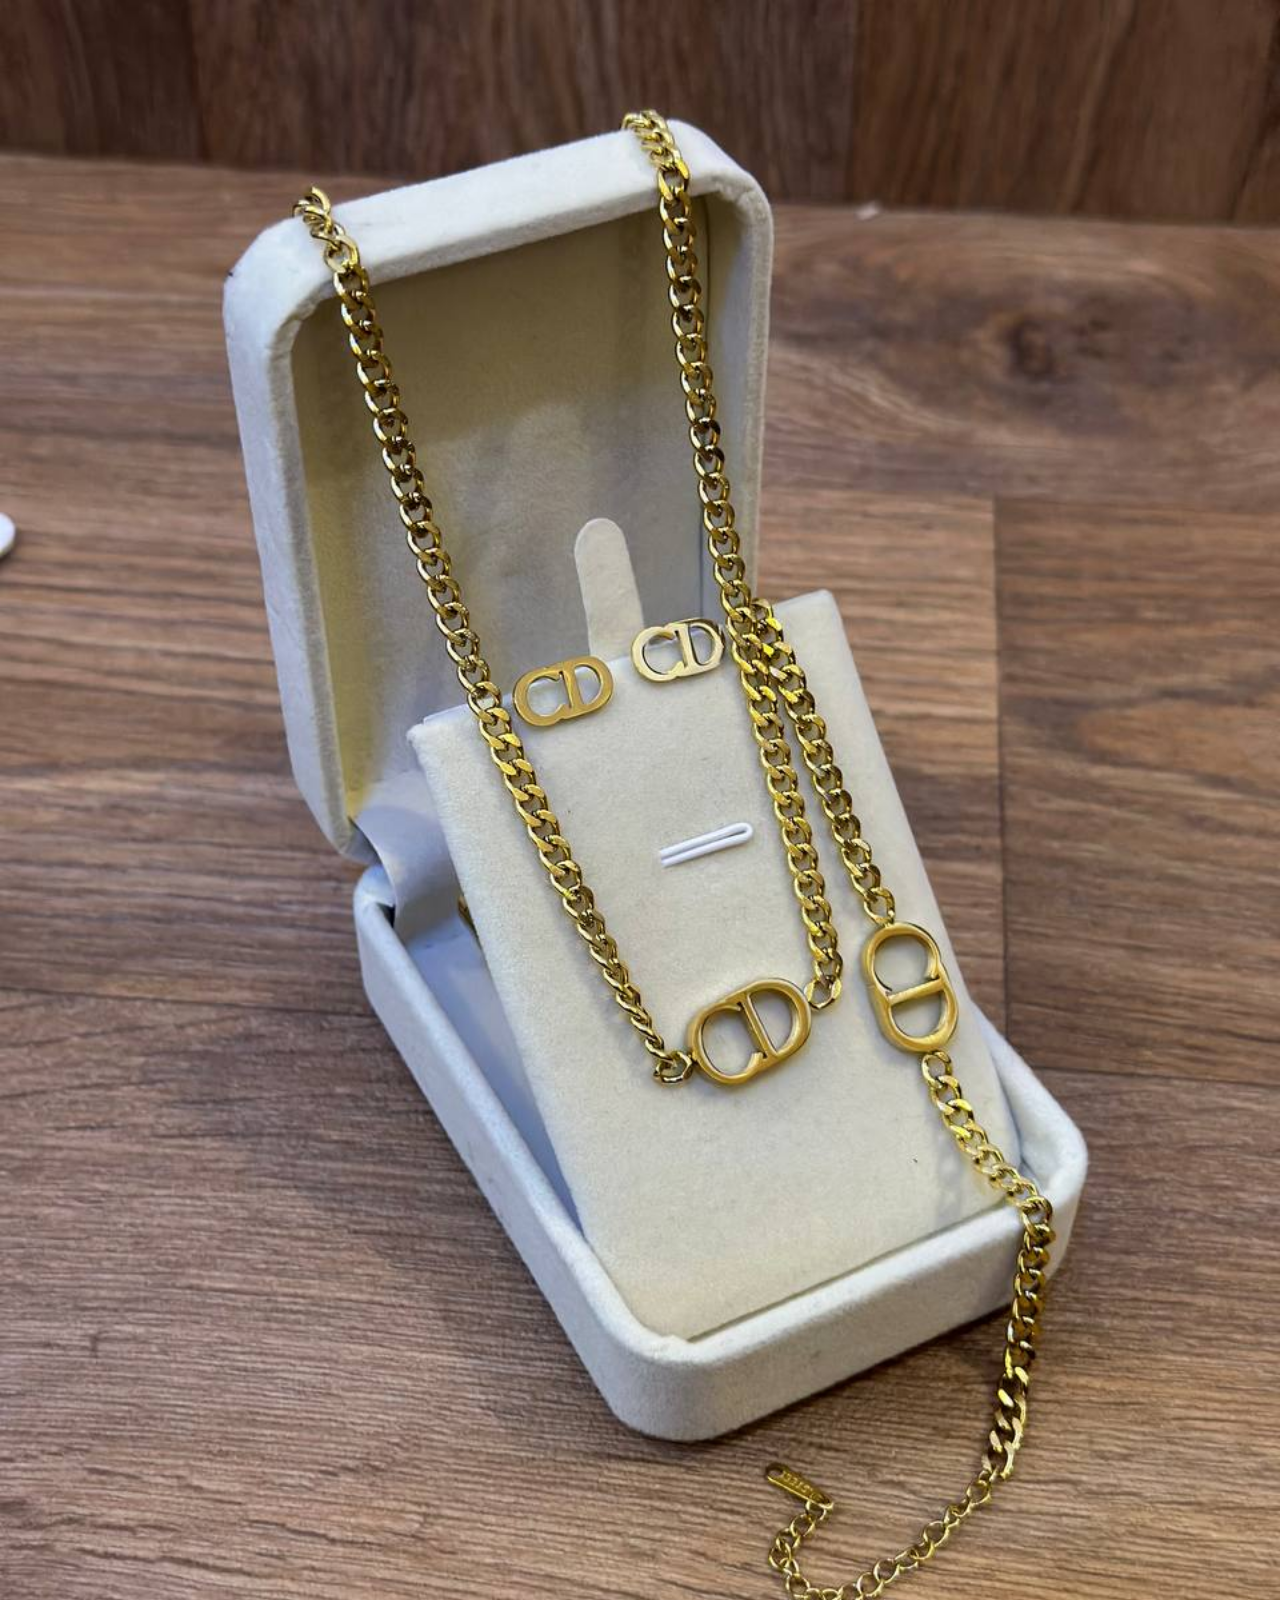
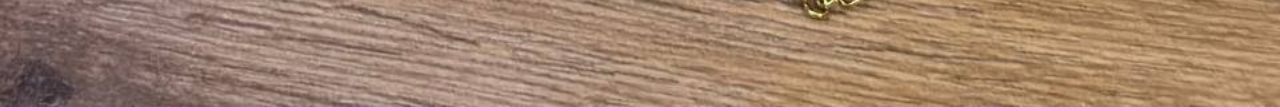
<file: picture4.html>
<!DOCTYPE html>
<html lang="en">
<head>
    <meta charset="UTF-8">
    <meta name="viewport" content="width=device-width, initial-scale=1.0">
    <title>Fadwa Online Shop</title>
    <link rel="stylesheet" href="style.css">
</head>
<body>
    <div>
       <img src="baju5.jpg" alt="Sport Watch"  class="baju1">
    </div>
</body>
</html>
</file>
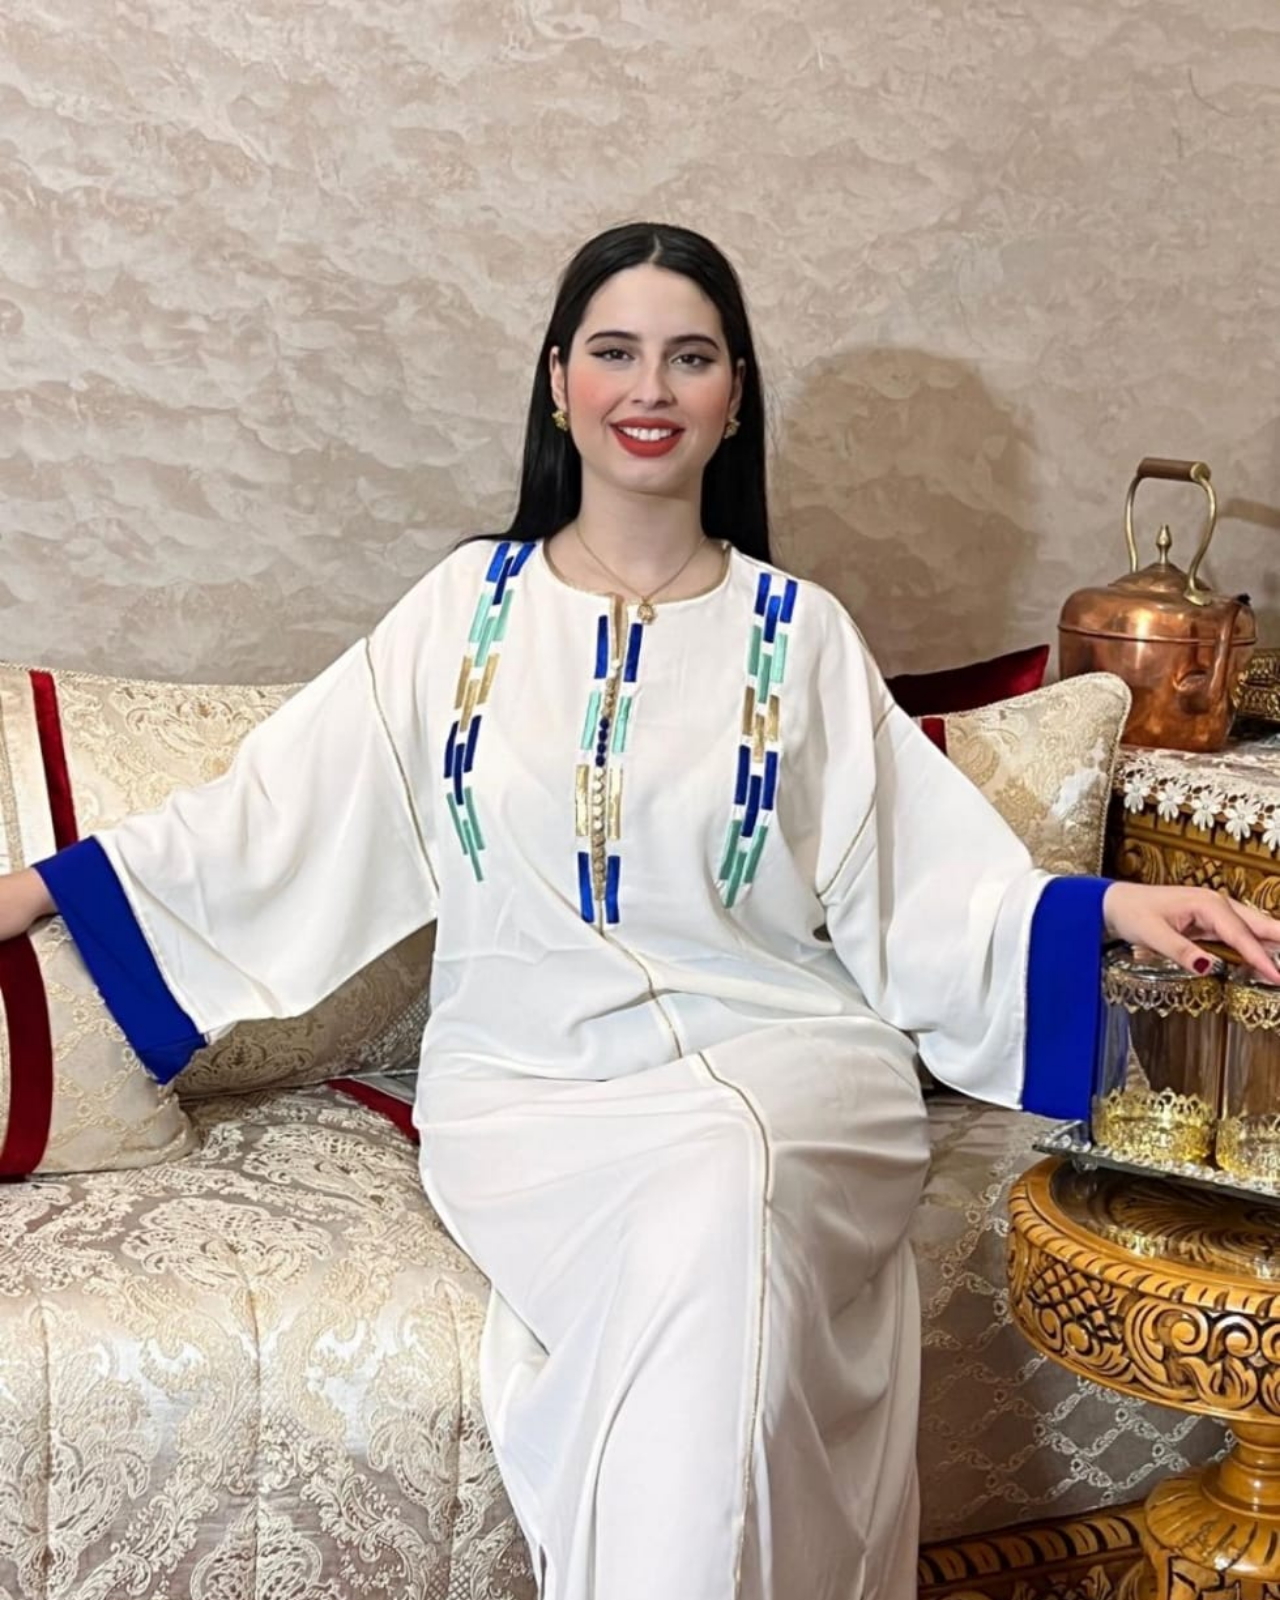
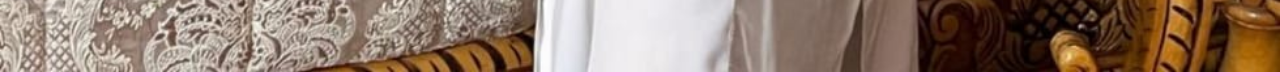
<file: picture5.html>
<!DOCTYPE html>
<html lang="en">
<head>
    <meta charset="UTF-8">
    <meta name="viewport" content="width=device-width, initial-scale=1.0">
    <title>Fadwa Online Shop</title>
    <link rel="stylesheet" href="style.css">
</head>
<body>
    <div>
       <img src="baju6.jpg" alt="Sport Watch"  class="baju1">
    </div>
</body>
</html>
</file>
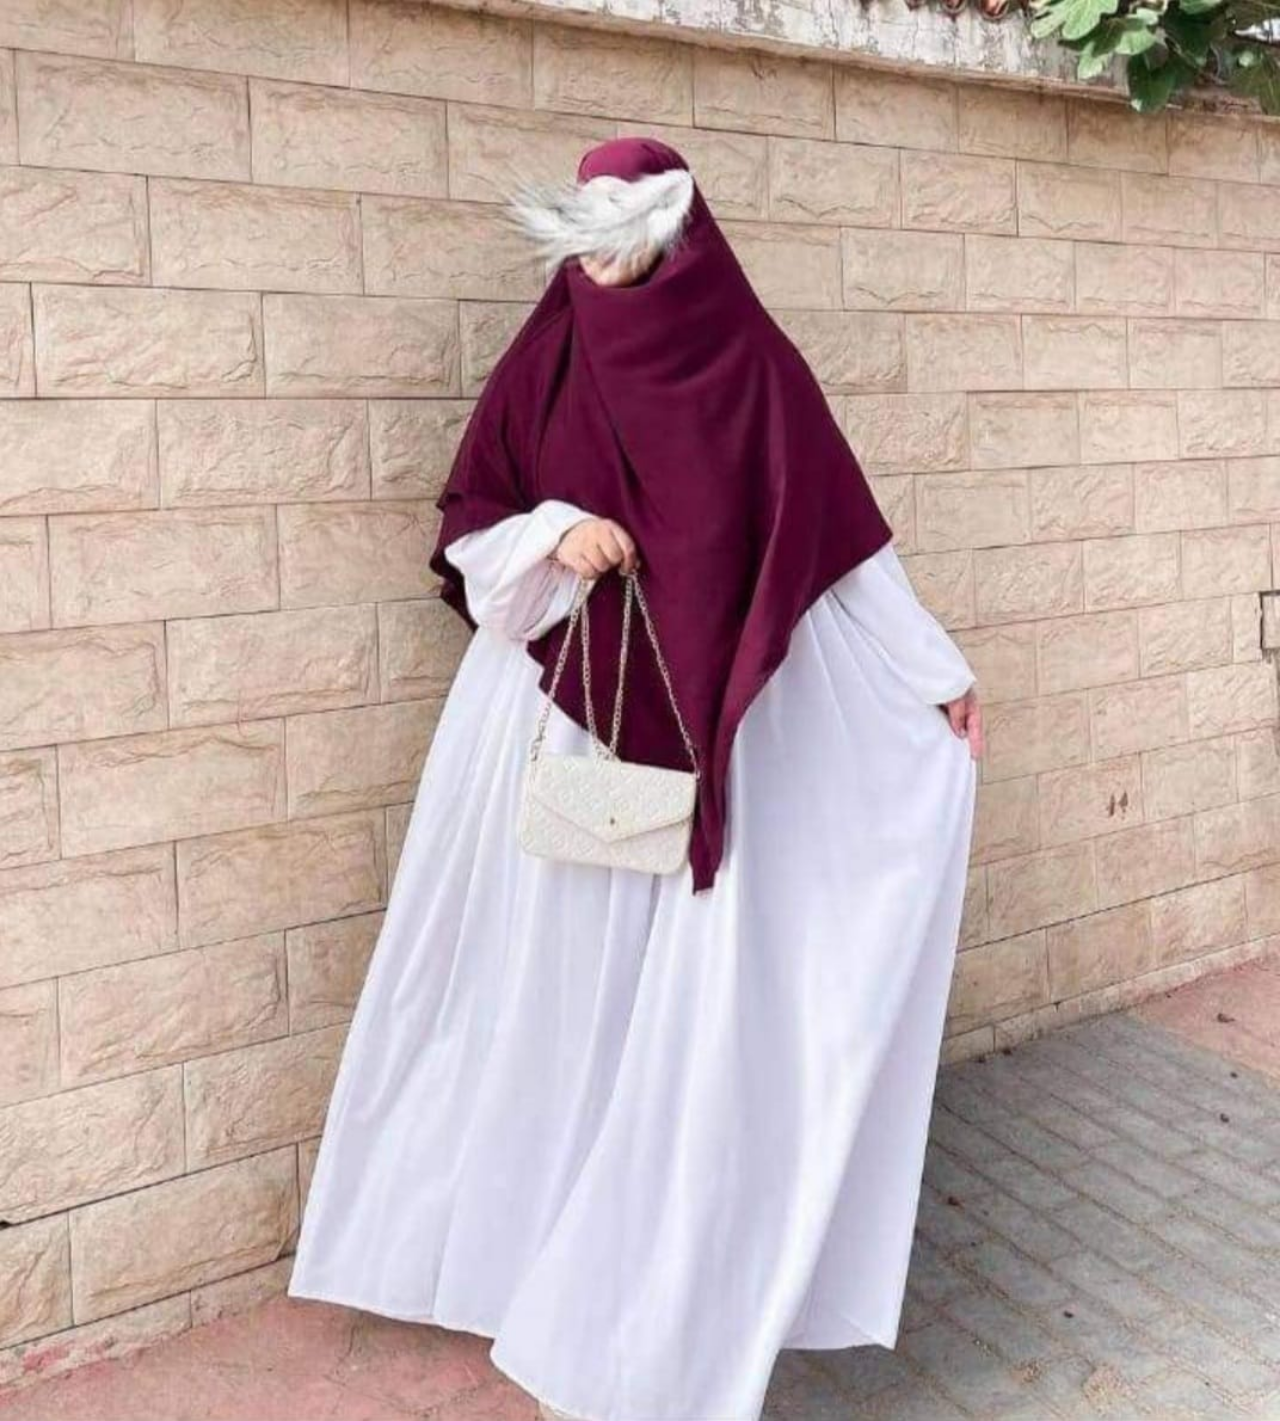
<file: picture6.html>
<!DOCTYPE html>
<html lang="en">
<head>
    <meta charset="UTF-8">
    <meta name="viewport" content="width=device-width, initial-scale=1.0">
    <title>Fadwa Online Shop</title>
    <link rel="stylesheet" href="style.css">
</head>
<body>
    <div>
       <img src="baju7.jpg" alt="Sport Watch"  class="baju1">
    </div>
</body>
</html>
</file>
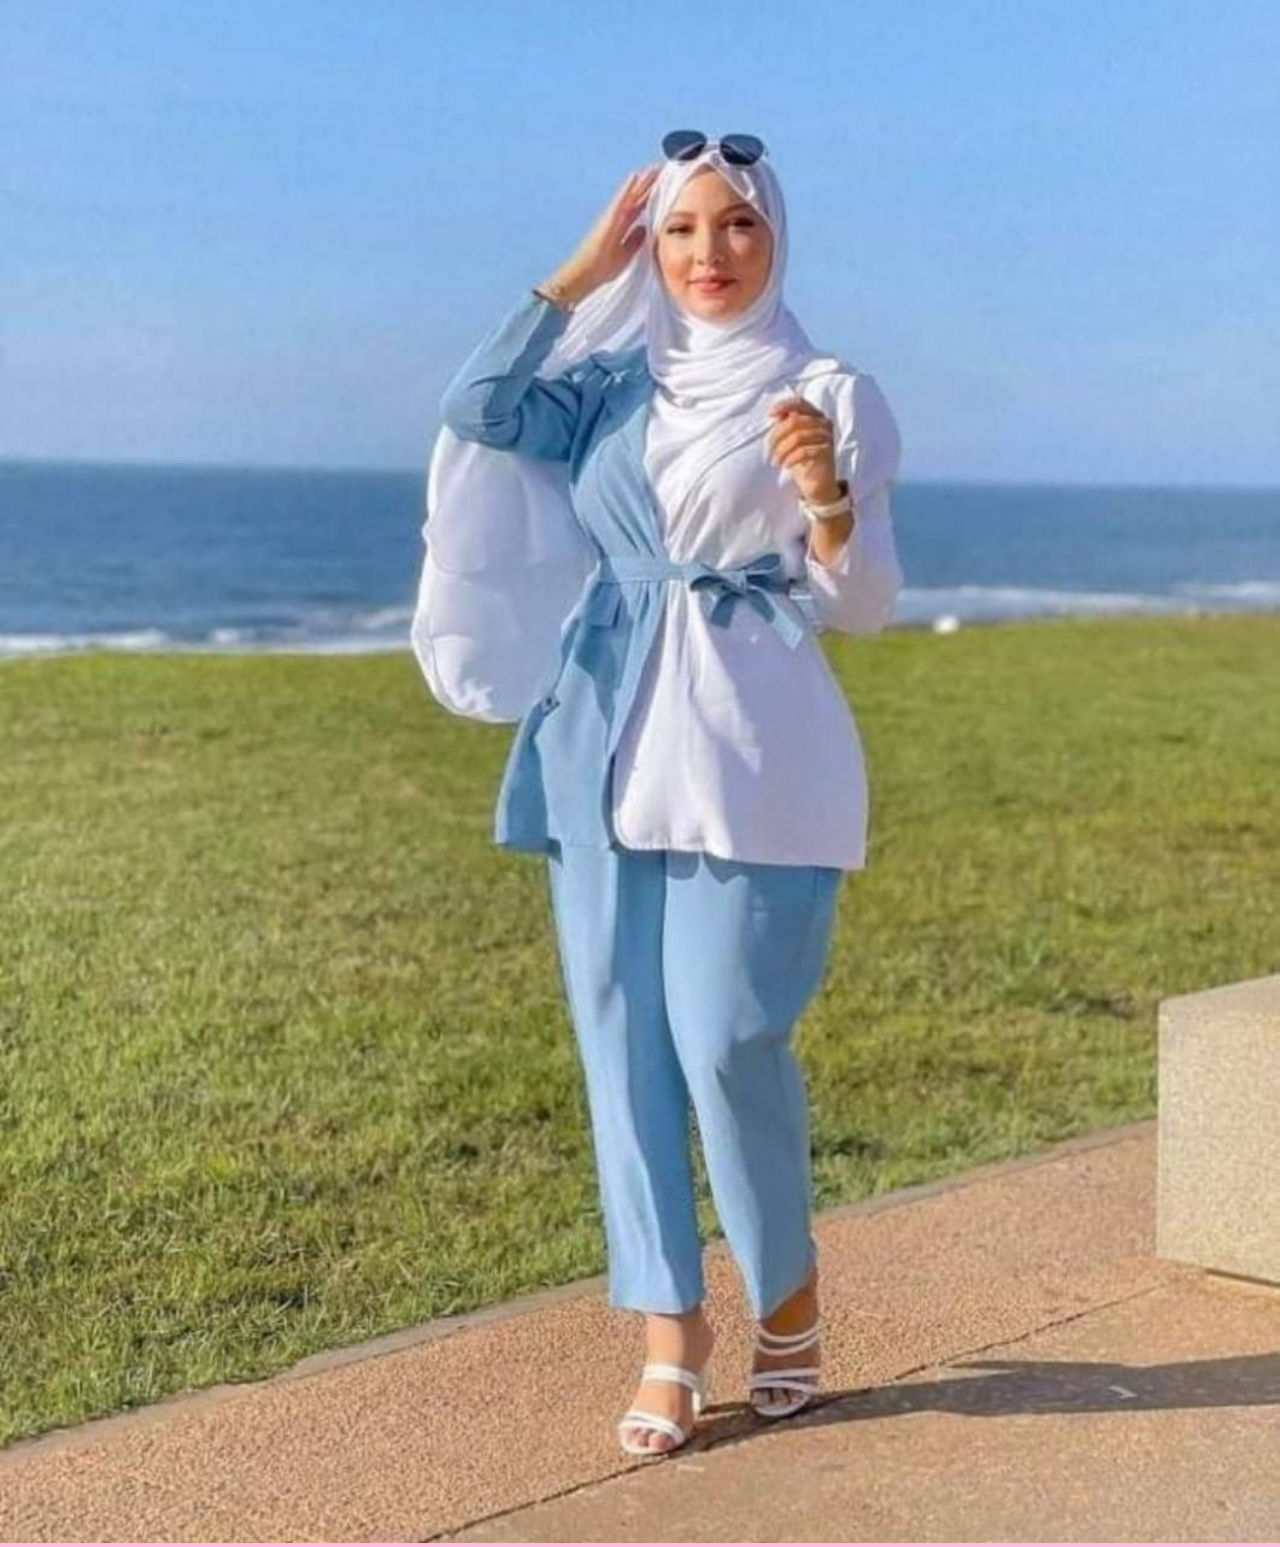
<file: picture7.html>
<!DOCTYPE html>
<html lang="en">
<head>
    <meta charset="UTF-8">
    <meta name="viewport" content="width=device-width, initial-scale=1.0">
    <title>Fadwa Online Shop</title>
    <link rel="stylesheet" href="style.css">
</head>
<body>
    <div>
       <img src="baju8.jpg" alt="Sport Watch"  class="baju1">
    </div>
</body>
</html>
</file>
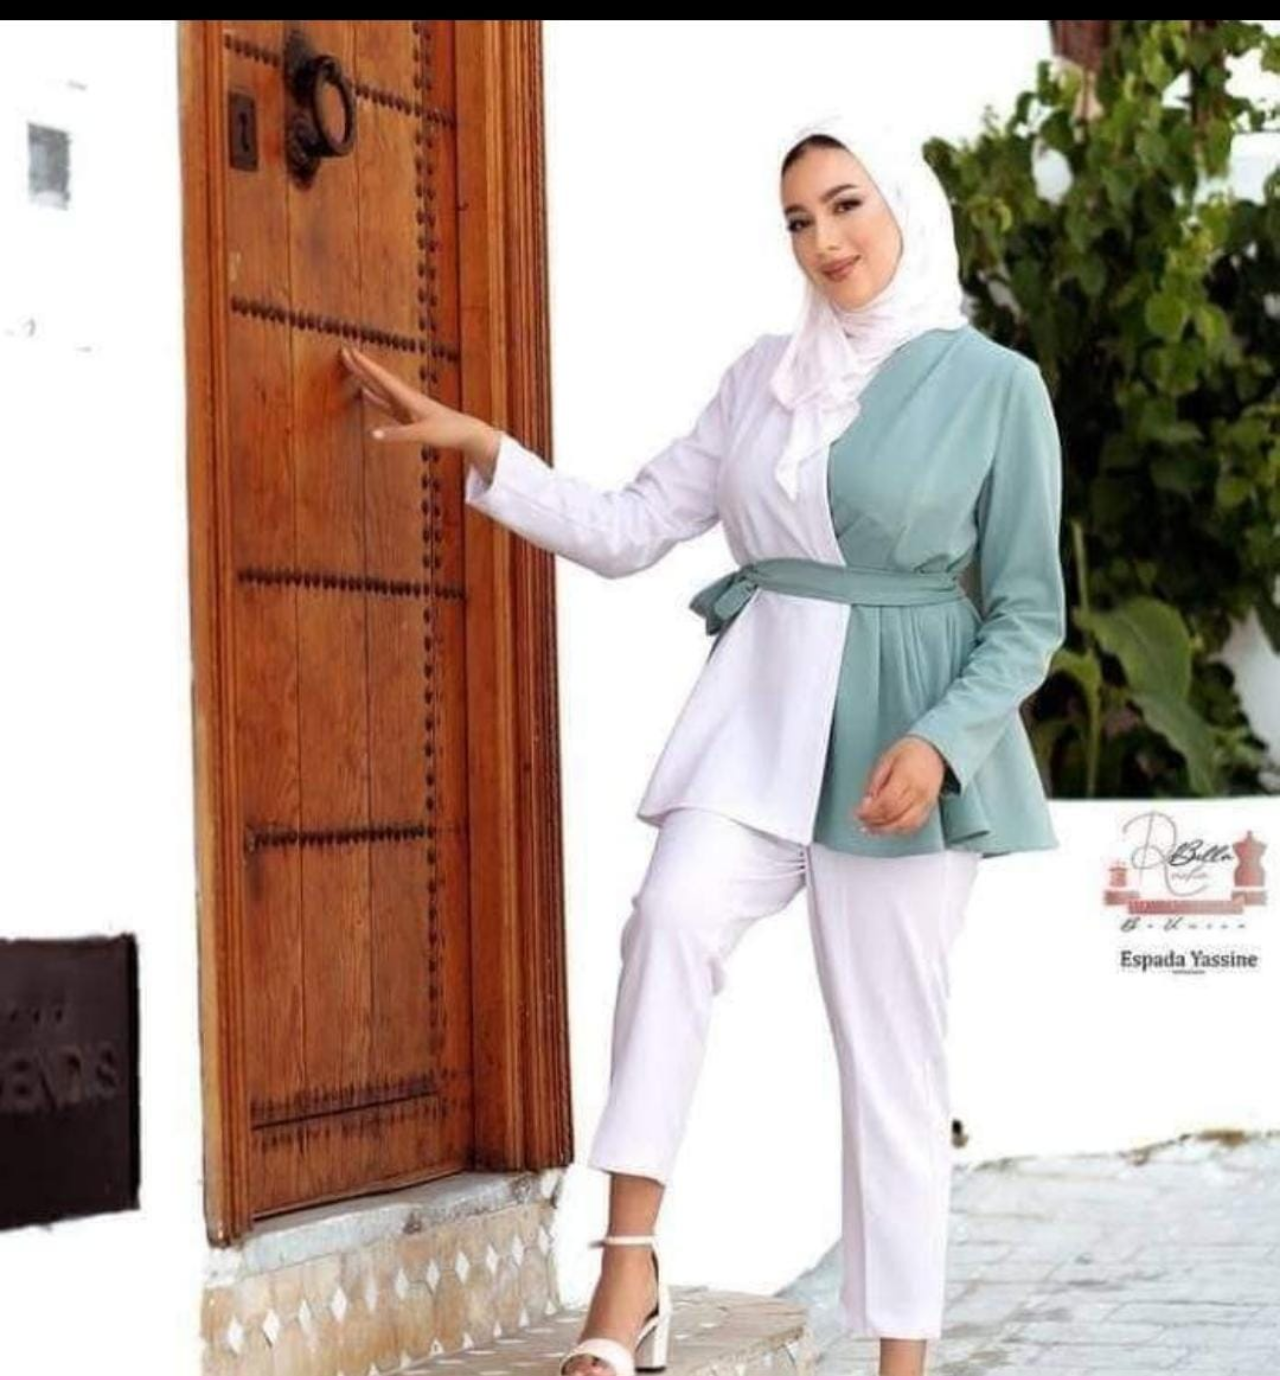
<file: picture8.html>
<!DOCTYPE html>
<html lang="en">
<head>
    <meta charset="UTF-8">
    <meta name="viewport" content="width=device-width, initial-scale=1.0">
    <title>Fadwa Online Shop</title>
    <link rel="stylesheet" href="style.css">
</head>
<body>
    <div>
       <img src="baju9.jpg" alt="Sport Watch"  class="baju1">
    </div>
</body>
</html>
</file>
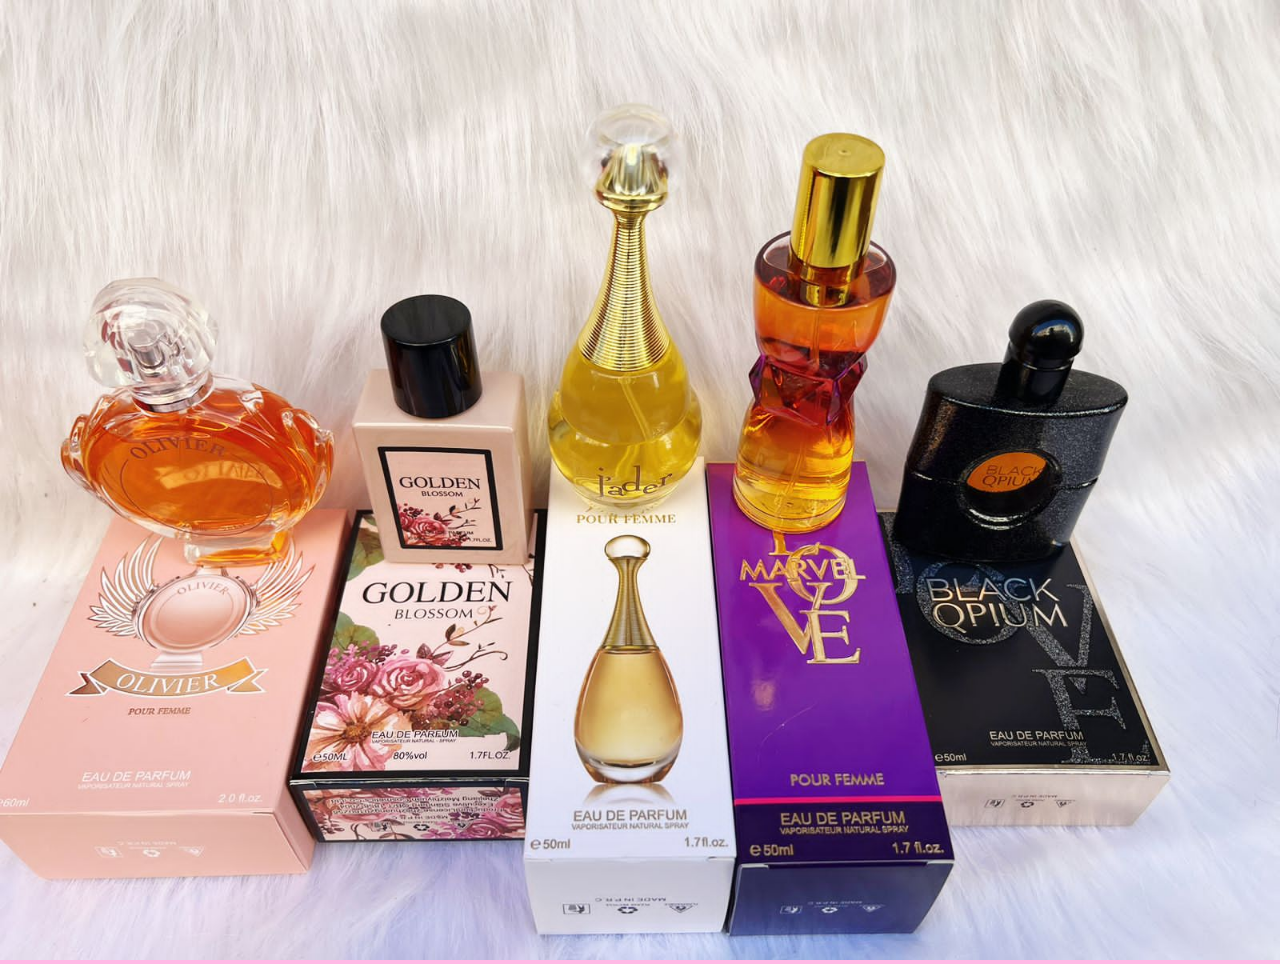
<file: picture9.html>
<!DOCTYPE html>
<html lang="en">
<head>
    <meta charset="UTF-8">
    <meta name="viewport" content="width=device-width, initial-scale=1.0">
    <title>Fadwa Online Shop</title>
    <link rel="stylesheet" href="style.css">
</head>
<body>
    <div>
       <img src="baju10.jpg" alt="Sport Watch"  class="baju1">
    </div>
</body>
</html>
</file>
<file: style.css>
* html, body {
    margin: 0;
    padding: 0;
    font-family: Arial, sans-serif;
    background-color: #ffbae5;
}

/* Header */
.header-notice {
    background-color: #00a3e1;
    color: red;
    text-align: center;
    padding: 10px 0;
    height: 100px;
    
}
.top-bar {
    background-color: black;
    padding: 15px 20px;
    display: flex;
    justify-content: center;
    align-items: center;
}

.top-bar .logo h1 {
    margin: 0;
    color: white ;
}

.top-bar .user-options a {
    margin-right: 10px;
    color: white;
    text-decoration: none;
}

/* Main Banner */
.main-banner {
    position: relative;
    text-align: center;
    color: white;
    flex-direction: column;
    justify-content: center;
    display: flex;
    flex-direction: column;
    justify-content: center;
    align-items: center;
    text-align: center;
}
.cta-button {
    background-color: #00aaff;
    color: white;
    padding: 15px 30px;
    text-decoration: none;
    font-size: 1em;
    border-radius: 5px;
    transition: background-color 0.3s ease;
    margin-top: -20px;
}

.cta-button:hover {
    background-color: blue;
}
.btdn {
    text-decoration: none;
    background: #1E90ff;
    font-size: 20px;
    padding: 12px;
    border-radius: 7px;
    width:20%;
    display: flex;
    justify-content: center;
    color:white;
}
.main-banner img {
    width: 100%;
    height: 100%;
    
}

.banner-text {
    position: absolute;
    top: 30%;
    left: 50%;
    transform: translate(-50%, -50%);
    background-color: black;
    padding: 20px;
}

/* Blog Announcement */
.blog-announcement {
    background-color: #333;
    color: white;
    padding: 20px;
    text-align: center;
}

.blog-announcement .btn {
    background-color: #ff4848;
    color: white;
    padding: 10px 20px;
    text-decoration: none;
    border-radius: 5px;
}

/* Products Section */
.products {
    padding: 20px;
    background-color: #fff;
}

.tab-bar ul {
    list-style-type: none;
    display: flex;
    justify-content: space-around;
    margin-bottom: 20px;
}

.tab-bar ul li {
    background-color: #eee;
    padding: 10px 20px;
    border-radius: 5px;
    cursor: pointer;
}

.product-grid {
    display: grid;
    grid-template-columns: repeat(3, 1fr);
    gap: 20px;
}
.font {
    font-size: 30px;
    padding:20px;
    color:black;
}
.product {
    background-color: #ffbae5;
    padding: 25px;
    text-align: center;
    border: 1px solid #eee;
}
.baju1{
  background-color: #ffbae5;
    text-align: center;
    height: 500 vh;
    width: 100%;
    border: 100% solid #eee;
}
.product img {
    max-width: 100%;
    height: 50%;
}

.product h4 {
    margin: 10px 0;
}

.price {
    font-weight: bold;
    color: black;
    font-size: 14px;
}
button {
  background: none;
  background-color: #00aaff;
  color: white;
  border-radius: 5px;
  padding: 10px;
  font-weight: bold;
  width: 70%;
}
button:hover{
  background-color:blue;
}
/* Footer */
footer {
    padding: 10px;
    text-align: center;
    background-color: black;
    color: white;
}
</file>
